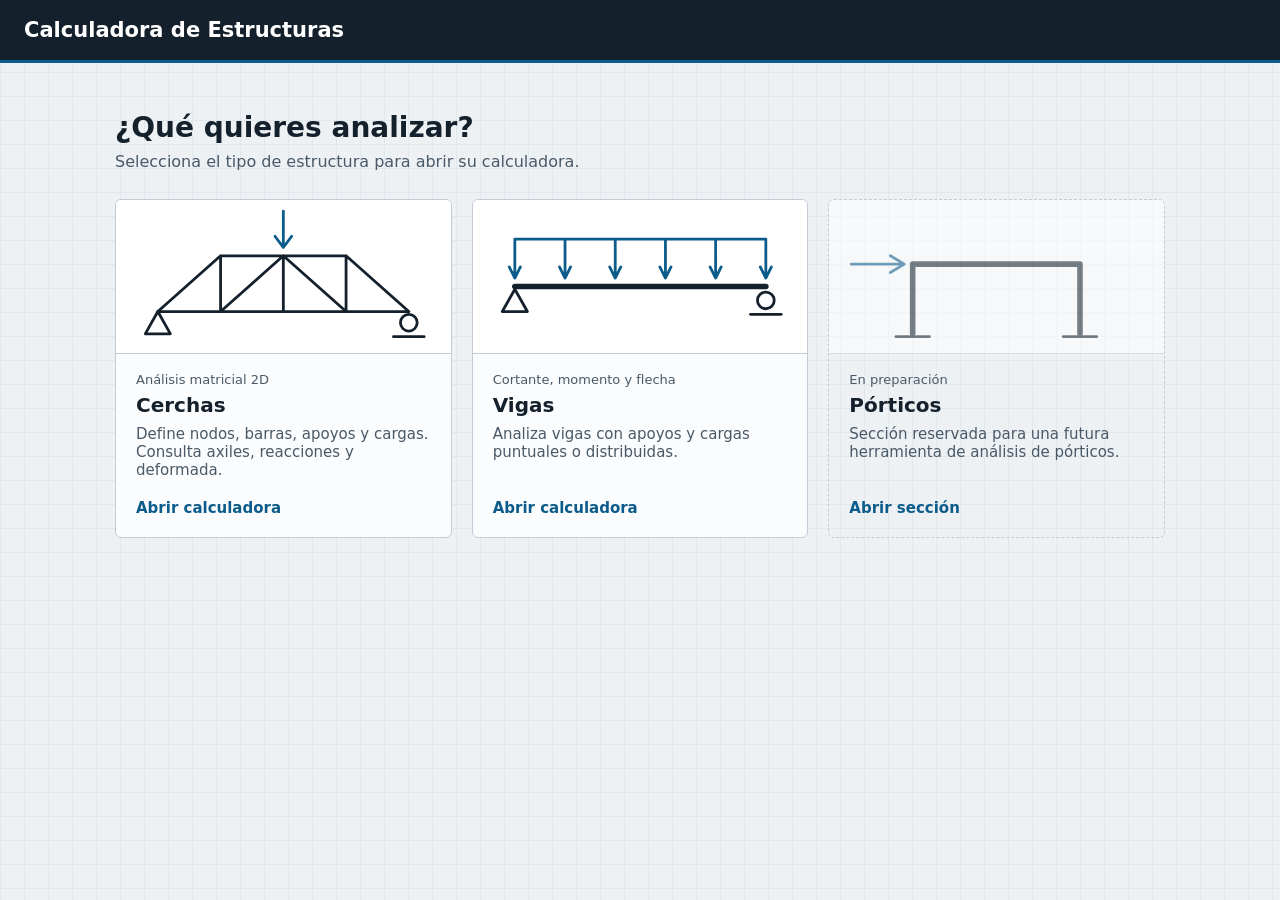
<file: index.html>
<!doctype html>
<html lang="es">
<head>
<meta charset="utf-8"><meta name="viewport" content="width=device-width, initial-scale=1"><meta name="theme-color" content="#14202B">
<title>Calculadora de Estructuras</title>
<link rel="stylesheet" href="./estilo.css">
<style>
body{margin:0}
header{padding:18px 24px}
header h1{margin:0;font-size:21px}
main{width:min(1050px,calc(100% - 32px));margin:48px auto}
h2{font-size:28px;margin:0 0 8px}
.intro{color:var(--tinta-2);margin:0 0 28px;max-width:60ch}
.laminas{display:grid;grid-template-columns:repeat(3,minmax(0,1fr));gap:20px}
.lamina{display:flex;flex-direction:column;background:var(--panel);border:1px solid var(--linea);border-radius:6px;color:var(--tinta);text-decoration:none;overflow:hidden}
.lamina:hover,.lamina:focus-visible{border-color:var(--acero);outline:2px solid var(--acero);outline-offset:0}
.dibujo{display:block;width:100%;height:auto;background:#fff;border-bottom:1px solid var(--linea);color:var(--tinta)}
.dibujo .carga{stroke:var(--acero)}
.texto{display:flex;flex-direction:column;flex:1;padding:18px 20px 20px}
.texto h3{font-size:20px;margin:0 0 8px}
.texto p{font-size:15px;color:var(--tinta-2);margin:0 0 20px}
.tipo{font-size:13px;color:var(--tinta-2);margin-bottom:6px}
.ir{margin-top:auto;color:var(--acero);font-size:15px;font-weight:700}
.lamina.pendiente{border-style:dashed;background:transparent}
.lamina.pendiente .dibujo{opacity:.55}
@media(max-width:750px){main{margin:32px auto}.laminas{grid-template-columns:1fr}.ir{margin-top:0}}
</style>
</head>
<body>
<header><h1>Calculadora de Estructuras</h1></header>
<main>
<h2>¿Qué quieres analizar?</h2>
<p class="intro">Selecciona el tipo de estructura para abrir su calculadora.</p>
<nav class="laminas" aria-label="Tipos de análisis">

<a class="lamina" href="./cerchas.html">
<svg class="dibujo" viewBox="0 0 240 110" fill="none" stroke="currentColor" stroke-width="2" stroke-linejoin="round" stroke-linecap="round" aria-hidden="true">
<path d="M30 80H210M75 40H165M30 80L75 40M165 40L210 80M75 40V80M120 40V80M165 40V80M75 80L120 40M165 80L120 40"/>
<path d="M30 80L21 96H39Z"/><circle cx="210" cy="88" r="6"/><path d="M199 98H221"/>
<path class="carga" d="M120 8V32M114 26L120 34L126 26"/>
</svg>
<span class="texto"><span class="tipo">Análisis matricial 2D</span><h3>Cerchas</h3><p>Define nodos, barras, apoyos y cargas. Consulta axiles, reacciones y deformada.</p><span class="ir">Abrir calculadora</span></span>
</a>

<a class="lamina" href="./vigas.html">
<svg class="dibujo" viewBox="0 0 240 110" fill="none" stroke="currentColor" stroke-width="2" stroke-linejoin="round" stroke-linecap="round" aria-hidden="true">
<path stroke-width="4" d="M30 62H210"/>
<path d="M30 64L21 80H39Z"/><circle cx="210" cy="72" r="6"/><path d="M199 82H221"/>
<path class="carga" d="M30 28H210M30 28V54M26 48L30 56L34 48M66 28V54M62 48L66 56L70 48M102 28V54M98 48L102 56L106 48M138 28V54M134 48L138 56L142 48M174 28V54M170 48L174 56L178 48M210 28V54M206 48L210 56L214 48"/>
</svg>
<span class="texto"><span class="tipo">Cortante, momento y flecha</span><h3>Vigas</h3><p>Analiza vigas con apoyos y cargas puntuales o distribuidas.</p><span class="ir">Abrir calculadora</span></span>
</a>

<a class="lamina pendiente" href="./porticos.html">
<svg class="dibujo" viewBox="0 0 240 110" fill="none" stroke="currentColor" stroke-width="2" stroke-linejoin="round" stroke-linecap="round" aria-hidden="true">
<path stroke-width="4" d="M60 96V46H180V96"/>
<path d="M48 98H72M168 98H192"/>
<path class="carga" d="M16 46H52M44 40L54 46L44 52"/>
</svg>
<span class="texto"><span class="tipo">En preparación</span><h3>Pórticos</h3><p>Sección reservada para una futura herramienta de análisis de pórticos.</p><span class="ir">Abrir sección</span></span>
</a>

</nav>
</main>
</body>
</html>
</file>
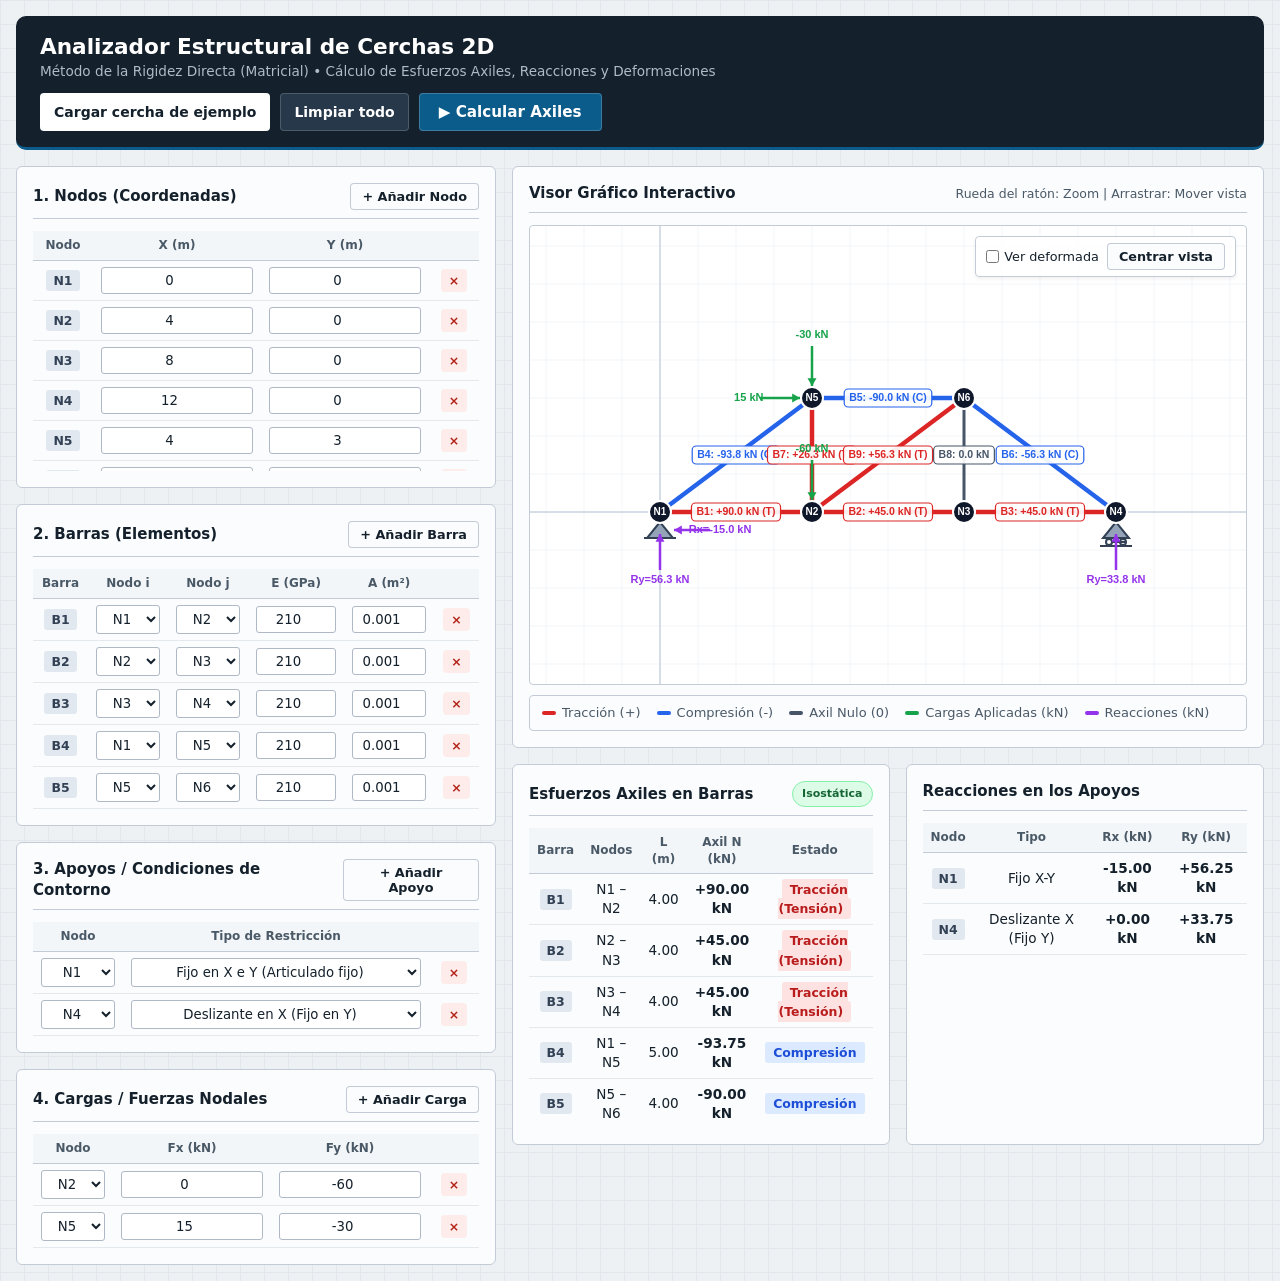
<file: cerchas.html>
<!DOCTYPE html>
<html lang="es">
<head>
    <meta charset="UTF-8">
    <meta name="viewport" content="width=device-width, initial-scale=1.0">
    <title>Cálculo Matricial de Cerchas 2D</title>
    <style>
        :root {
            --bg-body: #f1f5f9;
            --bg-card: #ffffff;
            --text-main: #0f172a;
            --text-muted: #475569;
            --border: #cbd5e1;
            --primary: #0284c7;
            --primary-hover: #0369a1;
            --success: #16a34a;
            --success-hover: #15803d;
            --danger: #dc2626;
            --tension: #dc2626;     /* Rojo para Tracción */
            --compression: #2563eb; /* Azul para Compresión */
            --zero: #475569;        /* Gris/Negro para Axil nulo */
            --load: #16a34a;        /* Verde para Cargas */
            --reaction: #9333ea;    /* Morado para Reacciones */
        }

        * {
            box-sizing: border-box;
            margin: 0;
            padding: 0;
            font-family: 'Segoe UI', system-ui, -apple-system, sans-serif;
        }

        body {
            background-color: var(--bg-body);
            color: var(--text-main);
            padding: 16px;
            line-height: 1.4;
        }

        header {
            background: #0f172a;
            color: #ffffff;
            padding: 16px 24px;
            border-radius: 10px;
            margin-bottom: 16px;
            display: flex;
            flex-wrap: wrap;
            justify-content: space-between;
            align-items: center;
            gap: 12px;
            box-shadow: 0 4px 6px -1px rgba(0,0,0,0.1);
        }

        header h1 {
            font-size: 1.35rem;
            font-weight: 700;
            letter-spacing: -0.02em;
        }

        header p {
            font-size: 0.85rem;
            color: #94a3b8;
        }

        .top-actions {
            display: flex;
            gap: 10px;
            flex-wrap: wrap;
        }

        button {
            cursor: pointer;
            border: none;
            border-radius: 6px;
            padding: 9px 14px;
            font-size: 0.875rem;
            font-weight: 600;
            transition: all 0.15s ease;
            display: inline-flex;
            align-items: center;
            gap: 6px;
        }

        .btn-calc {
            background-color: var(--success);
            color: white;
            font-size: 0.95rem;
            padding: 10px 20px;
            box-shadow: 0 2px 4px rgba(22, 163, 74, 0.3);
        }
        .btn-calc:hover { background-color: var(--success-hover); }

        .btn-example {
            background-color: var(--primary);
            color: white;
        }
        .btn-example:hover { background-color: var(--primary-hover); }

        .btn-secondary {
            background-color: #334155;
            color: white;
        }
        .btn-secondary:hover { background-color: #1e293b; }

        .btn-add {
            background-color: #e2e8f0;
            color: #1e293b;
            padding: 6px 12px;
            font-size: 0.8rem;
        }
        .btn-add:hover { background-color: #cbd5e1; }

        .btn-del {
            background-color: #fee2e2;
            color: var(--danger);
            padding: 4px 8px;
            font-size: 0.78rem;
        }
        .btn-del:hover { background-color: #fecaca; }

        .main-grid {
            display: grid;
            grid-template-columns: 480px 1fr;
            gap: 16px;
            align-items: start;
        }

        @media (max-width: 1100px) {
            .main-grid {
                grid-template-columns: 1fr;
            }
        }

        .panel {
            display: flex;
            flex-direction: column;
            gap: 16px;
        }

        .card {
            background: var(--bg-card);
            border: 1px solid var(--border);
            border-radius: 10px;
            padding: 16px;
            box-shadow: 0 1px 3px rgba(0,0,0,0.05);
        }

        .card-header {
            display: flex;
            justify-content: space-between;
            align-items: center;
            margin-bottom: 12px;
            padding-bottom: 8px;
            border-bottom: 1px solid #e2e8f0;
        }

        .card-header h2 {
            font-size: 1rem;
            font-weight: 700;
            color: #1e293b;
        }

        .table-container {
            overflow-x: auto;
            max-height: 240px;
            overflow-y: auto;
        }

        table {
            width: 100%;
            border-collapse: collapse;
            font-size: 0.85rem;
        }

        th, td {
            padding: 6px 8px;
            text-align: center;
            border-bottom: 1px solid #f1f5f9;
        }

        th {
            background-color: #f8fafc;
            color: var(--text-muted);
            font-weight: 600;
            position: sticky;
            top: 0;
            z-index: 1;
            border-bottom: 1px solid var(--border);
        }

        input[type="number"], select {
            width: 100%;
            padding: 5px 6px;
            border: 1px solid var(--border);
            border-radius: 4px;
            font-size: 0.83rem;
            text-align: center;
            background: #fff;
        }

        input[type="number"]:focus, select:focus {
            outline: 2px solid var(--primary);
            border-color: transparent;
        }

        .id-badge {
            font-weight: 700;
            color: #334155;
            background: #e2e8f0;
            padding: 2px 7px;
            border-radius: 4px;
            display: inline-block;
            font-size: 0.78rem;
        }

        /* Visor Canvas */
        .canvas-wrapper {
            position: relative;
            background: #ffffff;
            border: 1px solid var(--border);
            border-radius: 8px;
            overflow: hidden;
            height: 460px;
        }

        canvas {
            width: 100%;
            height: 100%;
            display: block;
            cursor: grab;
        }

        canvas:active {
            cursor: grabbing;
        }

        .canvas-controls {
            position: absolute;
            top: 10px;
            right: 10px;
            display: flex;
            gap: 8px;
            background: rgba(255, 255, 255, 0.9);
            padding: 6px 10px;
            border-radius: 6px;
            border: 1px solid var(--border);
            font-size: 0.8rem;
            align-items: center;
            box-shadow: 0 2px 4px rgba(0,0,0,0.06);
        }

        .legend {
            display: flex;
            flex-wrap: wrap;
            gap: 16px;
            margin-top: 10px;
            font-size: 0.82rem;
            color: var(--text-muted);
            padding: 8px 12px;
            background: #f8fafc;
            border-radius: 6px;
            border: 1px solid #e2e8f0;
        }

        .legend-item {
            display: flex;
            align-items: center;
            gap: 6px;
            font-weight: 500;
        }

        .color-dot {
            width: 14px;
            height: 4px;
            border-radius: 2px;
        }

        /* Alertas y Estados */
        #errorBox {
            display: none;
            background-color: #fef2f2;
            border-left: 4px solid var(--danger);
            color: #991b1b;
            padding: 12px 16px;
            border-radius: 6px;
            margin-bottom: 16px;
            font-weight: 500;
            font-size: 0.9rem;
        }

        .badge-tension {
            background-color: #fee2e2;
            color: #b91c1c;
            padding: 3px 8px;
            border-radius: 999px;
            font-weight: 700;
            font-size: 0.78rem;
        }

        .badge-compression {
            background-color: #dbeafe;
            color: #1d4ed8;
            padding: 3px 8px;
            border-radius: 999px;
            font-weight: 700;
            font-size: 0.78rem;
        }

        .badge-zero {
            background-color: #f1f5f9;
            color: #475569;
            padding: 3px 8px;
            border-radius: 999px;
            font-weight: 600;
            font-size: 0.78rem;
        }

        .results-grid {
            display: grid;
            grid-template-columns: 1fr 1fr;
            gap: 16px;
        }

        @media (max-width: 768px) {
            .results-grid {
                grid-template-columns: 1fr;
            }
        }
    .classification-badge{display:inline-flex;align-items:center;border:1px solid #cbd5e1;border-radius:999px;padding:4px 9px;background:#f8fafc;color:#475569;font-size:11px;font-weight:700;white-space:nowrap}
.classification-badge.static{background:#dcfce7;border-color:#86efac;color:#166534}
.classification-badge.hyper{background:#fef3c7;border-color:#fcd34d;color:#92400e}
.classification-badge.unstable{background:#fee2e2;border-color:#fca5a5;color:#991b1b}
</style>
<link rel="stylesheet" href="./estilo.css">
</head>
<body>

<header>
    <div>
        <h1>Analizador Estructural de Cerchas 2D</h1>
        <p>Método de la Rigidez Directa (Matricial) &bull; Cálculo de Esfuerzos Axiles, Reacciones y Deformaciones</p>
    </div>
    <div class="top-actions">
        <button class="btn-example" onclick="loadExampleTruss()">Cargar cercha de ejemplo</button>
        <button class="btn-secondary" onclick="clearAll()">Limpiar todo</button>
        <button class="btn-calc" onclick="solveTruss()">&#9654; Calcular Axiles</button>
    </div>
</header>

<div id="errorBox"></div>

<div class="main-grid">
    <!-- PANEL IZQUIERDO: ENTRADA DE DATOS -->
    <div class="panel">
        <!-- 1. NODOS -->
        <div class="card">
            <div class="card-header">
                <h2>1. Nodos (Coordenadas)</h2>
                <button class="btn-add" onclick="addNode()">+ Añadir Nodo</button>
            </div>
            <div class="table-container">
                <table>
                    <thead>
                        <tr>
                            <th style="width: 60px;">Nodo</th>
                            <th>X (m)</th>
                            <th>Y (m)</th>
                            <th style="width: 50px;"></th>
                        </tr>
                    </thead>
                    <tbody id="nodesBody"></tbody>
                </table>
            </div>
        </div>

        <!-- 2. BARRAS -->
        <div class="card">
            <div class="card-header">
                <h2>2. Barras (Elementos)</h2>
                <button class="btn-add" onclick="addBar()">+ Añadir Barra</button>
            </div>
            <div class="table-container">
                <table>
                    <thead>
                        <tr>
                            <th style="width: 55px;">Barra</th>
                            <th>Nodo i</th>
                            <th>Nodo j</th>
                            <th>E (GPa)</th>
                            <th>A (m²)</th>
                            <th style="width: 45px;"></th>
                        </tr>
                    </thead>
                    <tbody id="barsBody"></tbody>
                </table>
            </div>
        </div>

        <!-- 3. APOYOS -->
        <div class="card">
            <div class="card-header">
                <h2>3. Apoyos / Condiciones de Contorno</h2>
                <button class="btn-add" onclick="addSupport()">+ Añadir Apoyo</button>
            </div>
            <div class="table-container">
                <table>
                    <thead>
                        <tr>
                            <th style="width: 90px;">Nodo</th>
                            <th>Tipo de Restricción</th>
                            <th style="width: 50px;"></th>
                        </tr>
                    </thead>
                    <tbody id="supportsBody"></tbody>
                </table>
            </div>
        </div>

        <!-- 4. CARGAS NODALES -->
        <div class="card">
            <div class="card-header">
                <h2>4. Cargas / Fuerzas Nodales</h2>
                <button class="btn-add" onclick="addLoad()">+ Añadir Carga</button>
            </div>
            <div class="table-container">
                <table>
                    <thead>
                        <tr>
                            <th style="width: 80px;">Nodo</th>
                            <th>Fx (kN)</th>
                            <th>Fy (kN)</th>
                            <th style="width: 50px;"></th>
                        </tr>
                    </thead>
                    <tbody id="loadsBody"></tbody>
                </table>
            </div>
        </div>
    </div>

    <!-- PANEL DERECHO: VISOR GRÁFICO Y RESULTADOS -->
    <div class="panel">
        <!-- VISOR CANVAS -->
        <div class="card">
            <div class="card-header">
                <h2>Visor Gráfico Interactivo</h2>
                <span style="font-size: 0.78rem; color: var(--text-muted);">Rueda del ratón: Zoom | Arrastrar: Mover vista</span>
            </div>
            <div class="canvas-wrapper" id="canvasContainer">
                <canvas id="trussCanvas"></canvas>
                <div class="canvas-controls">
                    <label style="display:flex; align-items:center; gap:5px; cursor:pointer;">
                        <input type="checkbox" id="chkDeformed" onchange="drawScene()"> Ver deformada
                    </label>
                    <button class="btn-add" onclick="resetCamera()">Centrar vista</button>
                </div>
            </div>
            <div class="legend">
                <div class="legend-item"><span class="color-dot" style="background: var(--tension);"></span> Tracción (+)</div>
                <div class="legend-item"><span class="color-dot" style="background: var(--compression);"></span> Compresión (-)</div>
                <div class="legend-item"><span class="color-dot" style="background: var(--zero);"></span> Axil Nulo (0)</div>
                <div class="legend-item"><span class="color-dot" style="background: var(--load);"></span> Cargas Aplicadas (kN)</div>
                <div class="legend-item"><span class="color-dot" style="background: var(--reaction);"></span> Reacciones (kN)</div>
            </div>
        </div>

        <!-- RESULTADOS -->
        <div class="results-grid">
            <!-- TABLA DE AXILES -->
            <div class="card">
                <div class="card-header">
                    <h2>Esfuerzos Axiles en Barras</h2>
                    <span class="classification-badge" id="trussClassification">Sin calcular</span>
                </div>
                <div class="table-container" style="max-height: 300px;">
                    <table>
                        <thead>
                            <tr>
                                <th>Barra</th>
                                <th>Nodos</th>
                                <th>L (m)</th>
                                <th>Axil N (kN)</th>
                                <th>Estado</th>
                            </tr>
                        </thead>
                        <tbody id="resultsBarsBody">
                            <tr><td colspan="5" style="color:var(--text-muted); padding: 16px;">Pulsa "Calcular Axiles" para ver resultados.</td></tr>
                        </tbody>
                    </table>
                </div>
            </div>

            <!-- TABLA DE REACCIONES Y DESPLAZAMIENTOS -->
            <div class="card">
                <div class="card-header">
                    <h2>Reacciones en los Apoyos</h2>
                </div>
                <div class="table-container" style="max-height: 300px;">
                    <table>
                        <thead>
                            <tr>
                                <th>Nodo</th>
                                <th>Tipo</th>
                                <th>Rx (kN)</th>
                                <th>Ry (kN)</th>
                            </tr>
                        </thead>
                        <tbody id="resultsReactionsBody">
                            <tr><td colspan="4" style="color:var(--text-muted); padding: 16px;">Pulsa "Calcular Axiles" para ver resultados.</td></tr>
                        </tbody>
                    </table>
                </div>
            </div>
        </div>
    </div>
</div>

<script>
    // =========================================================================
    // ESTADO DE LA APLICACIÓN
    // =========================================================================
    let nodes = [];     // { id: 1, x: 0, y: 0 }
    let bars = [];      // { id: 1, ni: 1, nj: 2, E: 210, A: 0.001 }
    let supports = [];  // { node: 1, type: 'XY' | 'X' | 'Y' | 'FREE' }
    let loads = [];     // { node: 2, fx: 0, fy: -50 }
    let lastResults = null;

    // Estado de cámara del Canvas
    let cam = { offsetX: 0, offsetY: 0, scale: 40, isDragging: false, startX: 0, startY: 0 };

    // =========================================================================
    // GESTIÓN DE TABLAS Y FORMULARIOS DE ENTRADA
    // =========================================================================
    function renderInputs() {
        renderNodesTable();
        renderBarsTable();
        renderSupportsTable();
        renderLoadsTable();
    }

    function renderNodesTable() {
        const tbody = document.getElementById('nodesBody');
        tbody.innerHTML = '';
        nodes.forEach((n, idx) => {
            const tr = document.createElement('tr');
            tr.innerHTML = `
                <td><span class="id-badge">N${n.id}</span></td>
                <td><input type="number" step="0.1" value="${n.x}" onchange="updateNode(${idx}, 'x', this.value)"></td>
                <td><input type="number" step="0.1" value="${n.y}" onchange="updateNode(${idx}, 'y', this.value)"></td>
                <td><button class="btn-del" title="Eliminar nodo" onclick="removeNode(${idx})">&times;</button></td>
            `;
            tbody.appendChild(tr);
        });
    }

    function getNodeOptionsHTML(selectedId) {
        return nodes.map(n => `<option value="${n.id}" ${n.id == selectedId ? 'selected' : ''}>N${n.id}</option>`).join('');
    }

    function renderBarsTable() {
        const tbody = document.getElementById('barsBody');
        tbody.innerHTML = '';
        bars.forEach((b, idx) => {
            const tr = document.createElement('tr');
            tr.innerHTML = `
                <td><span class="id-badge">B${b.id}</span></td>
                <td><select onchange="updateBar(${idx}, 'ni', this.value)">${getNodeOptionsHTML(b.ni)}</select></td>
                <td><select onchange="updateBar(${idx}, 'nj', this.value)">${getNodeOptionsHTML(b.nj)}</select></td>
                <td><input type="number" step="1" min="0.1" value="${b.E}" onchange="updateBar(${idx}, 'E', this.value)"></td>
                <td><input type="number" step="0.0001" min="0.00001" value="${b.A}" onchange="updateBar(${idx}, 'A', this.value)"></td>
                <td><button class="btn-del" title="Eliminar barra" onclick="removeBar(${idx})">&times;</button></td>
            `;
            tbody.appendChild(tr);
        });
    }

    function renderSupportsTable() {
        const tbody = document.getElementById('supportsBody');
        tbody.innerHTML = '';
        supports.forEach((s, idx) => {
            const tr = document.createElement('tr');
            tr.innerHTML = `
                <td><select onchange="updateSupport(${idx}, 'node', this.value)">${getNodeOptionsHTML(s.node)}</select></td>
                <td>
                    <select onchange="updateSupport(${idx}, 'type', this.value)">
                        <option value="XY" ${s.type === 'XY' ? 'selected' : ''}>Fijo en X e Y (Articulado fijo)</option>
                        <option value="Y" ${s.type === 'Y' ? 'selected' : ''}>Deslizante en X (Fijo en Y)</option>
                        <option value="X" ${s.type === 'X' ? 'selected' : ''}>Deslizante en Y (Fijo en X)</option>
                        <option value="FREE" ${s.type === 'FREE' ? 'selected' : ''}>Libre</option>
                    </select>
                </td>
                <td><button class="btn-del" title="Eliminar apoyo" onclick="removeSupport(${idx})">&times;</button></td>
            `;
            tbody.appendChild(tr);
        });
    }

    function renderLoadsTable() {
        const tbody = document.getElementById('loadsBody');
        tbody.innerHTML = '';
        loads.forEach((l, idx) => {
            const tr = document.createElement('tr');
            tr.innerHTML = `
                <td><select onchange="updateLoad(${idx}, 'node', this.value)">${getNodeOptionsHTML(l.node)}</select></td>
                <td><input type="number" step="1" value="${l.fx}" onchange="updateLoad(${idx}, 'fx', this.value)"></td>
                <td><input type="number" step="1" value="${l.fy}" onchange="updateLoad(${idx}, 'fy', this.value)"></td>
                <td><button class="btn-del" title="Eliminar carga" onclick="removeLoad(${idx})">&times;</button></td>
            `;
            tbody.appendChild(tr);
        });
    }

    function classifyTruss(m, r, j) {
        const external = r - 3;
        const internal = m - (2 * j - 3);
        const missingExternal = Math.max(0, -external);
        const missingInternal = Math.max(0, -internal);

        if (missingExternal > 0) {
            return {
                label: "Hipostática externa",
                detail: "Faltan " + missingExternal + " coacciones independientes para las 3 reacciones externas de equilibrio.",
                kind: "unstable"
            };
        }
        if (missingInternal > 0 && external === 0) {
            return {
                label: "Hipostática interna",
                detail: "Faltan " + missingInternal + " barras según el criterio de Maxwell para una cercha plana.",
                kind: "unstable"
            };
        }
        if (missingInternal > 0 && external > 0) {
            return {
                label: "Hiperestática externa (grado " + external + ")",
                detail: "El recuento externo indica " + external + " redundancias y el interno presenta un déficit de " + missingInternal + "; revisa geometría y apoyos.",
                kind: "hyper"
            };
        }
        if (external === 0 && internal === 0) {
            return {
                label: "Isostática",
                detail: "Tres coacciones externas independientes y m = 2j − 3 barras.",
                kind: "static"
            };
        }
        if (external > 0 && internal > 0) {
            return {
                label: "Hiperestática externa e interna",
                detail: "Grado externo: " + external + "; grado interno: " + internal + "; grado total: " + (external + internal) + ".",
                kind: "hyper"
            };
        }
        if (external > 0) {
            return {
                label: "Hiperestática externa (grado " + external + ")",
                detail: "Hay reacciones redundantes respecto a las tres ecuaciones de equilibrio plano.",
                kind: "hyper"
            };
        }
        return {
            label: "Hiperestática interna (grado " + internal + ")",
            detail: "Hay barras redundantes respecto al recuento m = 2j − 3.",
            kind: "hyper"
        };
    }

    // Funciones de actualización y edición
    function invalidateCalculation() {
        lastResults = null;
        const badge = document.getElementById('trussClassification');
        badge.textContent = 'Sin calcular';
        badge.title = '';
        badge.className = 'classification-badge';
        hideError();
        drawScene();
    }

    function updateNode(idx, field, val) {
        nodes[idx][field] = parseFloat(val) || 0;
        invalidateCalculation();
        resetCamera();
    }

    function updateBar(idx, field, val) {
        if (field === 'ni' || field === 'nj') {
            bars[idx][field] = parseInt(val, 10);
        } else {
            bars[idx][field] = parseFloat(val) || 0;
        }
        invalidateCalculation();
    }

    function updateSupport(idx, field, val) {
        if (field === 'node') supports[idx].node = parseInt(val, 10);
        else supports[idx].type = val;
        invalidateCalculation();
    }

    function updateLoad(idx, field, val) {
        if (field === 'node') loads[idx].node = parseInt(val, 10);
        else loads[idx][field] = parseFloat(val) || 0;
        invalidateCalculation();
    }

    function addNode() {
        const nextId = nodes.length > 0 ? Math.max(...nodes.map(n => n.id)) + 1 : 1;
        const lastX = nodes.length > 0 ? nodes[nodes.length - 1].x + 2 : 0;
        nodes.push({ id: nextId, x: lastX, y: 0 });
        renderInputs();
        invalidateCalculation();
        resetCamera();
    }

    function removeNode(idx) {
        const removedId = nodes[idx].id;
        nodes.splice(idx, 1);
        bars = bars.filter(b => b.ni !== removedId && b.nj !== removedId);
        supports = supports.filter(s => s.node !== removedId);
        loads = loads.filter(l => l.node !== removedId);
        renderInputs();
        invalidateCalculation();
        resetCamera();
    }

    function addBar() {
        if (nodes.length < 2) {
            showError("Se necesitan al menos 2 nodos para definir una barra.");
            return;
        }
        const nextId = bars.length > 0 ? Math.max(...bars.map(b => b.id)) + 1 : 1;
        bars.push({
            id: nextId,
            ni: nodes[0].id,
            nj: nodes[nodes.length - 1].id,
            E: 210,
            A: 0.001
        });
        renderBarsTable();
        invalidateCalculation();
    }

    function removeBar(idx) {
        bars.splice(idx, 1);
        renderBarsTable();
        invalidateCalculation();
    }

    function addSupport() {
        if (nodes.length === 0) return;
        supports.push({ node: nodes[0].id, type: 'XY' });
        renderSupportsTable();
        invalidateCalculation();
    }

    function removeSupport(idx) {
        supports.splice(idx, 1);
        renderSupportsTable();
        invalidateCalculation();
    }

    function addLoad() {
        if (nodes.length === 0) return;
        loads.push({ node: nodes[0].id, fx: 0, fy: -20 });
        renderLoadsTable();
        invalidateCalculation();
    }

    function removeLoad(idx) {
        loads.splice(idx, 1);
        renderLoadsTable();
        invalidateCalculation();
    }

    function clearAll() {
        nodes = [];
        bars = [];
        supports = [];
        loads = [];
        lastResults = null;
        hideError();
        renderInputs();
        clearResultsTables();
        drawScene();
    }

    function clearResultsTables() {
        document.getElementById('resultsBarsBody').innerHTML =
            `<tr><td colspan="5" style="color:var(--text-muted); padding: 16px;">Sin resultados calculados.</td></tr>`;
        document.getElementById('resultsReactionsBody').innerHTML =
            `<tr><td colspan="4" style="color:var(--text-muted); padding: 16px;">Sin resultados calculados.</td></tr>`;
    }

    function showError(msg) {
        const box = document.getElementById('errorBox');
        box.innerText = "⚠️ " + msg;
        box.style.display = 'block';
        const badge = document.getElementById('trussClassification');
        badge.title = msg;
        if (msg.toLowerCase().includes('hipostática')) {
            badge.textContent = 'Hipostática / inestable';
            badge.className = 'classification-badge unstable';
        } else if (msg.toLowerCase().includes('inestable') || msg.toLowerCase().includes('estabilidad')) {
            badge.textContent = 'Inestable / mecanismo';
            badge.className = 'classification-badge unstable';
        } else {
            badge.textContent = 'Revisar modelo';
            badge.className = 'classification-badge';
        }
        alert(msg);
    }

    function hideError() {
        const box = document.getElementById('errorBox');
        box.style.display = 'none';
        box.innerText = '';
    }

    // =========================================================================
    // MOTOR DE CÁLCULO: MÉTODO DE LA RIGIDEZ DIRECTA (2D)
    // =========================================================================
    function solveTruss() {
        hideError();
        lastResults = null;

        // 1. Validaciones geométricas y topológicas básicas
        if (nodes.length < 2) {
            showError("La estructura debe tener al menos 2 nodos.");
            return;
        }
        if (bars.length < 1) {
            showError("La estructura debe contener al menos 1 barra.");
            return;
        }

        // Mapa de ID de nodo -> índice 0..N-1
        const nodeIndexMap = new Map();
        nodes.forEach((n, i) => nodeIndexMap.set(n.id, i));

        const numNodes = nodes.length;
        const totalDOF = numNodes * 2;

        // Verificar barras válidas
        for (let b of bars) {
            if (!nodeIndexMap.has(b.ni) || !nodeIndexMap.has(b.nj)) {
                showError(`La barra B${b.id} conecta nodos inexistentes.`);
                return;
            }
            if (b.ni === b.nj) {
                showError(`La barra B${b.id} tiene el mismo nodo inicial y final (N${b.ni}).`);
                return;
            }
            if (b.E <= 0 || b.A <= 0) {
                showError(`La barra B${b.id} debe tener Módulo de Elasticidad (E) y Área (A) mayores que cero.`);
                return;
            }
            const ni = nodes[nodeIndexMap.get(b.ni)];
            const nj = nodes[nodeIndexMap.get(b.nj)];
            const L = Math.hypot(nj.x - ni.x, nj.y - ni.y);
            if (L < 1e-9) {
                showError(`La barra B${b.id} tiene longitud nula (los nodos N${b.ni} y N${b.nj} tienen las mismas coordenadas).`);
                return;
            }
        }

        // Verificar que todos los nodos pertenezcan al menos a una barra
        for (let n of nodes) {
            const connected = bars.some(b => b.ni === n.id || b.nj === n.id);
            if (!connected) {
                showError(`El nodo N${n.id} está suelto (no tiene ninguna barra conectada).`);
                return;
            }
        }

        // 2. Identificar grados de libertad restringidos
        const constrainedDOF = new Array(totalDOF).fill(false);
        supports.forEach(s => {
            const idx = nodeIndexMap.get(s.node);
            if (idx === undefined) return;
            if (s.type === 'XY') {
                constrainedDOF[2 * idx] = true;
                constrainedDOF[2 * idx + 1] = true;
            } else if (s.type === 'X') {
                constrainedDOF[2 * idx] = true;
            } else if (s.type === 'Y') {
                constrainedDOF[2 * idx + 1] = true;
            }
        });

        const numRestraints = constrainedDOF.filter(Boolean).length;
        if (numRestraints < 3) {
            showError(`Estructura hipostática / inestable: Solo hay ${numRestraints} reacciones restringidas. Se necesitan al menos 3 restricciones de apoyo en 2D para impedir el movimiento de sólido rígido.`);
            return;
        }

        // Comprobación necesaria de Maxwell: Barras + Reacciones >= 2 * Nodos
        if (bars.length + numRestraints < totalDOF) {
            showError(`Estructura inestable (Mecanismo global): El número de barras (${bars.length}) más coacciones (${numRestraints}) es menor que 2×Nodos (${totalDOF}).`);
            return;
        }

        // 3. Ensamblaje de la Matriz de Rigidez Global K (en kN/m) y Vector de Fuerzas F (en kN)
        // Nota de unidades: E en GPa = 10^6 kN/m², A en m² => E*A en kN = (E * 1e6 * A)
        const K = Array.from({ length: totalDOF }, () => new Float64Array(totalDOF));
        const F = new Float64Array(totalDOF);

        loads.forEach(l => {
            const idx = nodeIndexMap.get(l.node);
            if (idx !== undefined) {
                F[2 * idx] += l.fx;
                F[2 * idx + 1] += l.fy;
            }
        });

        const barGeometry = [];
        for (let b of bars) {
            const i = nodeIndexMap.get(b.ni);
            const j = nodeIndexMap.get(b.nj);
            const ni = nodes[i];
            const nj = nodes[j];

            const dx = nj.x - ni.x;
            const dy = nj.y - ni.y;
            const L = Math.hypot(dx, dy);
            const c = dx / L;
            const s = dy / L;
            const EA_L = (b.E * 1e6 * b.A) / L; // kN/m

            barGeometry.push({ bar: b, i, j, L, c, s, EA_L });

            const dofs = [2 * i, 2 * i + 1, 2 * j, 2 * j + 1];
            const ke = [
                [ c * c,  c * s, -c * c, -c * s],
                [ c * s,  s * s, -c * s, -s * s],
                [-c * c, -c * s,  c * c,  c * s],
                [-c * s, -s * s,  c * s,  s * s]
            ];

            for (let r = 0; r < 4; r++) {
                for (let col = 0; col < 4; col++) {
                    K[dofs[r]][dofs[col]] += EA_L * ke[r][col];
                }
            }
        }

        // 4. Partición de grados de libertad libres (freeDOFs)
        const freeDOFs = [];
        for (let d = 0; d < totalDOF; d++) {
            if (!constrainedDOF[d]) freeDOFs.push(d);
        }

        const nf = freeDOFs.length;
        const Kff = Array.from({ length: nf }, (_, r) => {
            const row = new Float64Array(nf);
            for (let c = 0; c < nf; c++) {
                row[c] = K[freeDOFs[r]][freeDOFs[c]];
            }
            return row;
        });
        const Ff = new Float64Array(nf);
        for (let r = 0; r < nf; r++) {
            Ff[r] = F[freeDOFs[r]];
        }

        // 5. Resolución del sistema Kff * Uf = Ff mediante Eliminación Gaussiana con Pivoteo Parcial
        const Uf = solveLinearSystem(Kff, Ff);
        if (!Uf) {
            showError("Error de estabilidad: La matriz de rigidez es singular. La cercha es un mecanismo interno o los apoyos están alineados/mal dispuestos.");
            return;
        }

        // Reconstruir vector global de desplazamientos U (en metros)
        const U = new Float64Array(totalDOF);
        for (let r = 0; r < nf; r++) {
            U[freeDOFs[r]] = Uf[r];
        }

        // 6. Cálculo de Reacciones en apoyos: R = K * U - F
        const R = new Float64Array(totalDOF);
        for (let r = 0; r < totalDOF; r++) {
            let sum = 0;
            for (let c = 0; c < totalDOF; c++) {
                sum += K[r][c] * U[c];
            }
            R[r] = sum - F[r];
        }

        // 7. Cálculo de Esfuerzos Axiles en cada barra
        // N = (EA / L) * [ -c*ui - s*vi + c*uj + s*vj ]
        const barResults = barGeometry.map(bg => {
            const ui = U[2 * bg.i];
            const vi = U[2 * bg.i + 1];
            const uj = U[2 * bg.j];
            const vj = U[2 * bg.j + 1];

            const elongation = bg.c * (uj - ui) + bg.s * (vj - vi);
            const axial = bg.EA_L * elongation; // en kN

            let state = 'ZERO';
            if (axial > 1e-4) state = 'TENSION';
            else if (axial < -1e-4) state = 'COMPRESSION';

            return {
                id: bg.bar.id,
                ni: bg.bar.ni,
                nj: bg.bar.nj,
                L: bg.L,
                axial: Math.abs(axial) < 1e-4 ? 0 : axial,
                state: state
            };
        });

        // Recopilar reacciones por nodo apoyado
        const supportMap = new Map();
        supports.forEach(s => {
            if (s.type === 'FREE') return;
            const idx = nodeIndexMap.get(s.node);
            if (idx === undefined) return;
            supportMap.set(s.node, {
                node: s.node,
                type: s.type,
                rx: constrainedDOF[2 * idx] ? R[2 * idx] : 0,
                ry: constrainedDOF[2 * idx + 1] ? R[2 * idx + 1] : 0
            });
        });

        lastResults = {
            U,
            bars: barResults,
            reactions: Array.from(supportMap.values()),
            classification: classifyTruss(bars.length, numRestraints, numNodes)
        };

        renderResults();
        drawScene();
    }

    // Eliminación Gaussiana con pivoteo parcial y control de singularidad
    function solveLinearSystem(A, b) {
        const n = A.length;
        if (n === 0) return new Float64Array(0);

        // Escala de referencia de la matriz para tolerancia relativa
        let maxDiag = 0;
        for (let i = 0; i < n; i++) {
            if (Math.abs(A[i][i]) > maxDiag) maxDiag = Math.abs(A[i][i]);
        }
        if (maxDiag < 1e-12) return null;
        const tol = maxDiag * 1e-10;

        for (let k = 0; k < n; k++) {
            // Buscar pivote máximo en columna k
            let maxRow = k;
            let maxVal = Math.abs(A[k][k]);
            for (let i = k + 1; i < n; i++) {
                if (Math.abs(A[i][k]) > maxVal) {
                    maxVal = Math.abs(A[i][k]);
                    maxRow = i;
                }
            }

            // Si el pivote es prácticamente cero, la estructura es un mecanismo
            if (maxVal < tol) {
                return null;
            }

            // Intercambiar filas
            if (maxRow !== k) {
                const tmpRow = A[k]; A[k] = A[maxRow]; A[maxRow] = tmpRow;
                const tmpB = b[k]; b[k] = b[maxRow]; b[maxRow] = tmpB;
            }

            // Eliminación hacia adelante
            for (let i = k + 1; i < n; i++) {
                const factor = A[i][k] / A[k][k];
                b[i] -= factor * b[k];
                for (let j = k; j < n; j++) {
                    A[i][j] -= factor * A[k][j];
                }
            }
        }

        // Sustitución hacia atrás
        const x = new Float64Array(n);
        for (let i = n - 1; i >= 0; i--) {
            let sum = b[i];
            for (let j = i + 1; j < n; j++) {
                sum -= A[i][j] * x[j];
            }
            x[i] = sum / A[i][i];
            if (!Number.isFinite(x[i])) return null;
        }
        return x;
    }

    // =========================================================================
    // RENDERIZADO DE TABLAS DE RESULTADOS
    // =========================================================================
    function renderResults() {
        if (!lastResults) return;
        const classBadge = document.getElementById('trussClassification');
        classBadge.textContent = lastResults.classification.label;
        classBadge.title = lastResults.classification.detail;
        classBadge.className = 'classification-badge ' + lastResults.classification.kind;

        // 1. Tabla de Barras
        const barsBody = document.getElementById('resultsBarsBody');
        barsBody.innerHTML = '';
        lastResults.bars.forEach(b => {
            let badgeHTML = `<span class="badge-zero">Axil Nulo (0)</span>`;
            if (b.state === 'TENSION') {
                badgeHTML = `<span class="badge-tension">Tracción (Tensión)</span>`;
            } else if (b.state === 'COMPRESSION') {
                badgeHTML = `<span class="badge-compression">Compresión</span>`;
            }

            const signPrefix = b.axial > 0 ? '+' : '';
            const tr = document.createElement('tr');
            tr.innerHTML = `
                <td><span class="id-badge">B${b.id}</span></td>
                <td>N${b.ni} &ndash; N${b.nj}</td>
                <td>${b.L.toFixed(2)}</td>
                <td style="font-weight:700;">${signPrefix}${b.axial.toFixed(2)} kN</td>
                <td>${badgeHTML}</td>
            `;
            barsBody.appendChild(tr);
        });

        // 2. Tabla de Reacciones
        const reactBody = document.getElementById('resultsReactionsBody');
        reactBody.innerHTML = '';
        const typeLabels = {
            'XY': 'Fijo X-Y',
            'Y': 'Deslizante X (Fijo Y)',
            'X': 'Deslizante Y (Fijo X)'
        };

        lastResults.reactions.forEach(r => {
            const rxVal = Math.abs(r.rx) < 1e-4 ? 0 : r.rx;
            const ryVal = Math.abs(r.ry) < 1e-4 ? 0 : r.ry;
            const tr = document.createElement('tr');
            tr.innerHTML = `
                <td><span class="id-badge">N${r.node}</span></td>
                <td>${typeLabels[r.type] || r.type}</td>
                <td style="font-weight:700;">${rxVal >= 0 ? '+' : ''}${rxVal.toFixed(2)} kN</td>
                <td style="font-weight:700;">${ryVal >= 0 ? '+' : ''}${ryVal.toFixed(2)} kN</td>
            `;
            reactBody.appendChild(tr);
        });
    }

    // =========================================================================
    // VISOR GRÁFICO INTERACTIVO (HTML5 CANVAS)
    // =========================================================================
    const canvas = document.getElementById('trussCanvas');
    const ctx = canvas.getContext('2d');

    function resizeCanvas() {
        const container = document.getElementById('canvasContainer');
        canvas.width = container.clientWidth;
        canvas.height = container.clientHeight;
        resetCamera();
    }

    window.addEventListener('resize', resizeCanvas);

    // Eventos de ratón para Pan & Zoom
    canvas.addEventListener('mousedown', e => {
        cam.isDragging = true;
        cam.startX = e.clientX - cam.offsetX;
        cam.startY = e.clientY - cam.offsetY;
    });

    window.addEventListener('mousemove', e => {
        if (!cam.isDragging) return;
        cam.offsetX = e.clientX - cam.startX;
        cam.offsetY = e.clientY - cam.startY;
        drawScene();
    });

    window.addEventListener('mouseup', () => {
        cam.isDragging = false;
    });

    canvas.addEventListener('wheel', e => {
        e.preventDefault();
        const zoomFactor = e.deltaY < 0 ? 1.12 : 0.89;
        const rect = canvas.getBoundingClientRect();
        const mouseX = e.clientX - rect.left;
        const mouseY = e.clientY - rect.top;

        cam.offsetX = mouseX - (mouseX - cam.offsetX) * zoomFactor;
        cam.offsetY = mouseY - (mouseY - cam.offsetY) * zoomFactor;
        cam.scale = Math.max(8, Math.min(300, cam.scale * zoomFactor));
        drawScene();
    }, { passive: false });

    function resetCamera() {
        if (nodes.length === 0) {
            cam.scale = 40;
            cam.offsetX = canvas.width / 2;
            cam.offsetY = canvas.height / 2;
            drawScene();
            return;
        }

        let minX = Infinity, maxX = -Infinity, minY = Infinity, maxY = -Infinity;
        nodes.forEach(n => {
            if (n.x < minX) minX = n.x;
            if (n.x > maxX) maxX = n.x;
            if (n.y < minY) minY = n.y;
            if (n.y > maxY) maxY = n.y;
        });

        const spanX = Math.max(maxX - minX, 2);
        const spanY = Math.max(maxY - minY, 2);
        const padding = 130;

        const scaleX = (canvas.width - padding * 2) / spanX;
        const scaleY = (canvas.height - padding * 2) / spanY;
        cam.scale = Math.max(15, Math.min(150, Math.min(scaleX, scaleY)));

        const centerX = (minX + maxX) / 2;
        const centerY = (minY + maxY) / 2;

        cam.offsetX = canvas.width / 2 - centerX * cam.scale;
        cam.offsetY = canvas.height / 2 + centerY * cam.scale;
        drawScene();
    }

    function worldToScreen(wx, wy) {
        return {
            x: cam.offsetX + wx * cam.scale,
            y: cam.offsetY - wy * cam.scale
        };
    }

    function drawScene() {
        ctx.clearRect(0, 0, canvas.width, canvas.height);
        drawGrid();

        if (nodes.length === 0) return;

        const nodeMap = new Map();
        nodes.forEach((n, idx) => nodeMap.set(n.id, { ...n, idx }));

        // 1. Dibujar deformada en línea discontinua si está activa y hay resultados
        const showDeformed = document.getElementById('chkDeformed').checked;
        if (showDeformed && lastResults) {
            let maxDisp = 0;
            for (let i = 0; i < lastResults.U.length; i++) {
                maxDisp = Math.max(maxDisp, Math.abs(lastResults.U[i]));
            }
            const deformScale = maxDisp > 1e-9 ? (0.45 / maxDisp) : 100;

            ctx.save();
            ctx.setLineDash([5, 5]);
            ctx.strokeStyle = '#94a3b8';
            ctx.lineWidth = 2;

            bars.forEach(b => {
                const ni = nodeMap.get(b.ni);
                const nj = nodeMap.get(b.nj);
                if (!ni || !nj) return;

                const p1 = worldToScreen(
                    ni.x + lastResults.U[2 * ni.idx] * deformScale,
                    ni.y + lastResults.U[2 * ni.idx + 1] * deformScale
                );
                const p2 = worldToScreen(
                    nj.x + lastResults.U[2 * nj.idx] * deformScale,
                    nj.y + lastResults.U[2 * nj.idx + 1] * deformScale
                );

                ctx.beginPath();
                ctx.moveTo(p1.x, p1.y);
                ctx.lineTo(p2.x, p2.y);
                ctx.stroke();
            });
            ctx.restore();
        }

        // 2. Dibujar apoyos
        supports.forEach(s => {
            const n = nodeMap.get(s.node);
            if (!n || s.type === 'FREE') return;
            const pos = worldToScreen(n.x, n.y);
            drawSupportSymbol(pos.x, pos.y, s.type);
        });

        // 3. Dibujar barras coloreadas según estado de esfuerzo
        const barResultMap = new Map();
        if (lastResults) {
            lastResults.bars.forEach(br => barResultMap.set(br.id, br));
        }

        bars.forEach(b => {
            const ni = nodeMap.get(b.ni);
            const nj = nodeMap.get(b.nj);
            if (!ni || !nj) return;

            const p1 = worldToScreen(ni.x, ni.y);
            const p2 = worldToScreen(nj.x, nj.y);

            let strokeColor = '#475569'; // Gris oscuro por defecto o axil nulo
            let lineWidth = 3.5;
            let labelText = `B${b.id}`;

            const res = barResultMap.get(b.id);
            if (res) {
                if (res.state === 'TENSION') {
                    strokeColor = '#dc2626'; // Rojo para Tracción
                    lineWidth = 4.5;
                    labelText = `B${b.id}: +${res.axial.toFixed(1)} kN (T)`;
                } else if (res.state === 'COMPRESSION') {
                    strokeColor = '#2563eb'; // Azul para Compresión
                    lineWidth = 4.5;
                    labelText = `B${b.id}: ${res.axial.toFixed(1)} kN (C)`;
                } else {
                    strokeColor = '#475569'; // Negro/Gris para Axil nulo
                    lineWidth = 3;
                    labelText = `B${b.id}: 0.0 kN`;
                }
            }

            ctx.beginPath();
            ctx.strokeStyle = strokeColor;
            ctx.lineWidth = lineWidth;
            ctx.moveTo(p1.x, p1.y);
            ctx.lineTo(p2.x, p2.y);
            ctx.stroke();

            // Etiqueta en el punto medio de la barra
            const mx = (p1.x + p2.x) / 2;
            const my = (p1.y + p2.y) / 2;
            drawPillLabel(mx, my, labelText, strokeColor);
        });

        // 4. Dibujar cargas aplicadas (Flechas verdes)
        loads.forEach(l => {
            const n = nodeMap.get(l.node);
            if (!n) return;
            const pos = worldToScreen(n.x, n.y);

            if (Math.abs(l.fx) > 1e-4) {
                const dirX = Math.sign(l.fx);
                drawArrow(pos.x - dirX * 52, pos.y, pos.x - dirX * 12, pos.y, '#16a34a', `${l.fx} kN`);
            }
            if (Math.abs(l.fy) > 1e-4) {
                const dirY = -Math.sign(l.fy); // Y en pantalla va hacia abajo
                drawArrow(pos.x, pos.y - dirY * 52, pos.x, pos.y - dirY * 12, '#16a34a', `${l.fy} kN`);
            }
        });

        // 5. Dibujar Reacciones calculadas (Flechas moradas)
        if (lastResults) {
            lastResults.reactions.forEach(r => {
                const n = nodeMap.get(r.node);
                if (!n) return;
                const pos = worldToScreen(n.x, n.y);

                if (Math.abs(r.rx) > 1e-3) {
                    const dirX = Math.sign(r.rx);
                    drawArrow(pos.x - dirX * 50, pos.y + 18, pos.x - dirX * 14, pos.y + 18, '#9333ea', `Rx=${r.rx.toFixed(1)} kN`);
                }
                if (Math.abs(r.ry) > 1e-3) {
                    const dirY = -Math.sign(r.ry);
                    drawArrow(pos.x, pos.y + 58, pos.x, pos.y + 22, '#9333ea', `Ry=${r.ry.toFixed(1)} kN`);
                }
            });
        }

        // 6. Dibujar Nodos numerados
        nodes.forEach(n => {
            const pos = worldToScreen(n.x, n.y);
            ctx.beginPath();
            ctx.arc(pos.x, pos.y, 11, 0, Math.PI * 2);
            ctx.fillStyle = '#0f172a';
            ctx.fill();
            ctx.lineWidth = 2;
            ctx.strokeStyle = '#ffffff';
            ctx.stroke();

            ctx.fillStyle = '#ffffff';
            ctx.font = 'bold 10px sans-serif';
            ctx.textAlign = 'center';
            ctx.textBaseline = 'middle';
            ctx.fillText(`N${n.id}`, pos.x, pos.y);
        });
    }

    function drawGrid() {
        ctx.save();
        ctx.strokeStyle = '#f1f5f9';
        ctx.lineWidth = 1;

        const step = cam.scale;
        const startX = cam.offsetX % step;
        const startY = cam.offsetY % step;

        for (let x = startX; x < canvas.width; x += step) {
            ctx.beginPath();
            ctx.moveTo(x, 0);
            ctx.lineTo(x, canvas.height);
            ctx.stroke();
        }
        for (let y = startY; y < canvas.height; y += step) {
            ctx.beginPath();
            ctx.moveTo(0, y);
            ctx.lineTo(canvas.width, y);
            ctx.stroke();
        }

        // Ejes cartesianos X=0, Y=0
        ctx.strokeStyle = '#cbd5e1';
        ctx.lineWidth = 1.5;
        ctx.beginPath();
        ctx.moveTo(0, cam.offsetY);
        ctx.lineTo(canvas.width, cam.offsetY);
        ctx.moveTo(cam.offsetX, 0);
        ctx.lineTo(cam.offsetX, canvas.height);
        ctx.stroke();
        ctx.restore();
    }

    function drawSupportSymbol(x, y, type) {
        ctx.save();
        ctx.strokeStyle = '#334155';
        ctx.fillStyle = '#94a3b8';
        ctx.lineWidth = 2;

        if (type === 'XY' || type === 'Y') {
            // Triángulo inferior
            ctx.beginPath();
            ctx.moveTo(x, y + 10);
            ctx.lineTo(x - 13, y + 26);
            ctx.lineTo(x + 13, y + 26);
            ctx.closePath();
            ctx.fill();
            ctx.stroke();

            if (type === 'Y') {
                // Rodillos debajo del triángulo
                ctx.beginPath();
                ctx.arc(x - 7, y + 30, 3, 0, Math.PI * 2);
                ctx.arc(x + 7, y + 30, 3, 0, Math.PI * 2);
                ctx.stroke();
                ctx.beginPath();
                ctx.moveTo(x - 16, y + 34);
                ctx.lineTo(x + 16, y + 34);
                ctx.stroke();
            } else {
                // Base empotrada/fija
                ctx.beginPath();
                ctx.moveTo(x - 16, y + 26);
                ctx.lineTo(x + 16, y + 26);
                ctx.stroke();
            }
        } else if (type === 'X') {
            // Triángulo lateral (restringe X, desliza en Y)
            ctx.beginPath();
            ctx.moveTo(x - 10, y);
            ctx.lineTo(x - 26, y - 13);
            ctx.lineTo(x - 26, y + 13);
            ctx.closePath();
            ctx.fill();
            ctx.stroke();

            ctx.beginPath();
            ctx.arc(x - 30, y - 7, 3, 0, Math.PI * 2);
            ctx.arc(x - 30, y + 7, 3, 0, Math.PI * 2);
            ctx.stroke();
        }
        ctx.restore();
    }

    function drawArrow(x1, y1, x2, y2, color, text) {
        const headLen = 9;
        const angle = Math.atan2(y2 - y1, x2 - x1);

        ctx.save();
        ctx.strokeStyle = color;
        ctx.fillStyle = color;
        ctx.lineWidth = 2.5;

        ctx.beginPath();
        ctx.moveTo(x1, y1);
        ctx.lineTo(x2, y2);
        ctx.stroke();

        ctx.beginPath();
        ctx.moveTo(x2, y2);
        ctx.lineTo(x2 - headLen * Math.cos(angle - Math.PI / 6), y2 - headLen * Math.sin(angle - Math.PI / 6));
        ctx.lineTo(x2 - headLen * Math.cos(angle + Math.PI / 6), y2 - headLen * Math.sin(angle + Math.PI / 6));
        ctx.closePath();
        ctx.fill();

        if (text) {
            ctx.font = 'bold 11px sans-serif';
            ctx.textAlign = 'center';
            ctx.textBaseline = 'middle';
            const tx = x1 + (x1 - x2) * 0.28;
            const ty = y1 + (y1 - y2) * 0.28;
            ctx.fillText(text, tx, ty);
        }
        ctx.restore();
    }

    function drawPillLabel(x, y, text, borderColor) {
        ctx.save();
        ctx.font = 'bold 10.5px sans-serif';
        const metrics = ctx.measureText(text);
        const w = metrics.width + 10;
        const h = 18;

        ctx.fillStyle = 'rgba(255, 255, 255, 0.92)';
        ctx.strokeStyle = borderColor;
        ctx.lineWidth = 1.2;

        ctx.beginPath();
        ctx.roundRect(x - w / 2, y - h / 2, w, h, 4);
        ctx.fill();
        ctx.stroke();

        ctx.fillStyle = borderColor;
        ctx.textAlign = 'center';
        ctx.textBaseline = 'middle';
        ctx.fillText(text, x, y);
        ctx.restore();
    }

    // =========================================================================
    // CERCHA DE EJEMPLO PRECARGADA (CERCHA PRATT / HOWE CON CARGAS VERTICALES)
    // =========================================================================
    function loadExampleTruss() {
        // Cercha tipo Pratt/Howe de 6 nodos y 9 barras (isostática y estable: 9 barras + 3 reacciones = 12 = 2*6)
        // Incluye barras a tracción, barras a compresión y un montante con axil nulo para mostrar los 3 colores
        nodes = [
            { id: 1, x: 0,  y: 0 }, // Apoyo fijo izquierdo
            { id: 2, x: 4,  y: 0 }, // Nudo inferior izquierdo
            { id: 3, x: 8,  y: 0 }, // Nudo inferior derecho
            { id: 4, x: 12, y: 0 }, // Apoyo deslizante derecho
            { id: 5, x: 4,  y: 3 }, // Nudo superior izquierdo
            { id: 6, x: 8,  y: 3 }  // Nudo superior derecho
        ];

        bars = [
            { id: 1, ni: 1, nj: 2, E: 210, A: 0.001 }, // Cordón inferior
            { id: 2, ni: 2, nj: 3, E: 210, A: 0.001 }, // Cordón inferior
            { id: 3, ni: 3, nj: 4, E: 210, A: 0.001 }, // Cordón inferior
            { id: 4, ni: 1, nj: 5, E: 210, A: 0.001 }, // Diagonal izquierda
            { id: 5, ni: 5, nj: 6, E: 210, A: 0.001 }, // Cordón superior
            { id: 6, ni: 6, nj: 4, E: 210, A: 0.001 }, // Diagonal derecha
            { id: 7, ni: 2, nj: 5, E: 210, A: 0.001 }, // Montante izquierdo
            { id: 8, ni: 3, nj: 6, E: 210, A: 0.001 }, // Montante derecho (Barra de axil nulo si N3 no tiene carga)
            { id: 9, ni: 2, nj: 6, E: 210, A: 0.001 }  // Diagonal central
        ];

        supports = [
            { node: 1, type: 'XY' }, // Apoyo Fijo en X e Y
            { node: 4, type: 'Y' }   // Apoyo Deslizante (restringe Y, libre en X)
        ];

        loads = [
            { node: 2, fx: 0,  fy: -60 }, // Carga vertical en N2
            { node: 5, fx: 15, fy: -30 }  // Carga combinada en N5
        ];

        renderInputs();
        resetCamera();
        solveTruss();
    }

    // Inicialización al abrir el archivo
    window.addEventListener('DOMContentLoaded', () => {
        resizeCanvas();
        loadExampleTruss();
    });
</script>

</body>
</html>
</file>
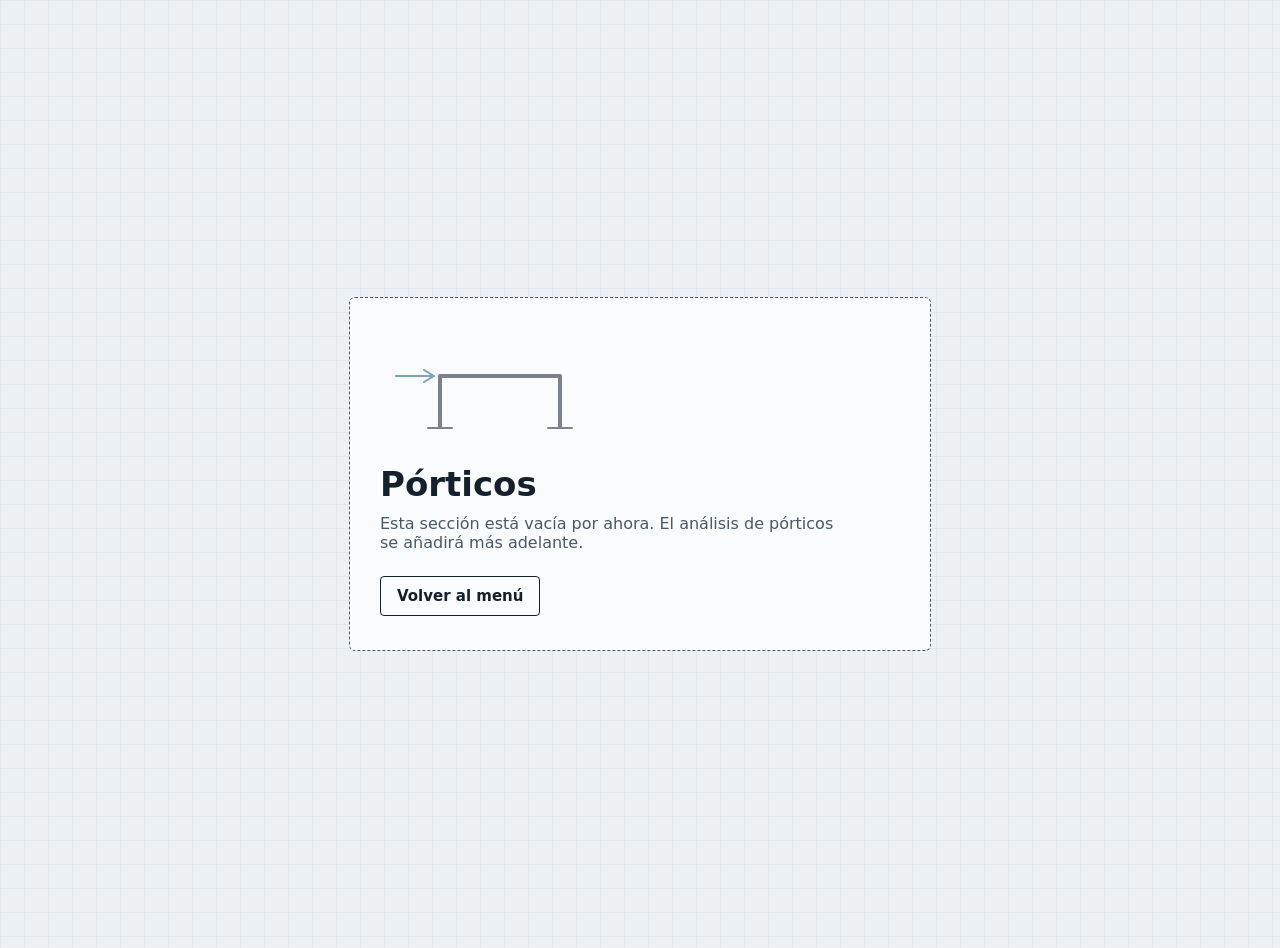
<file: porticos.html>
<!doctype html>
<html lang="es"><head><meta charset="utf-8"><meta name="viewport" content="width=device-width,initial-scale=1"><meta name="theme-color" content="#14202B"><title>Pórticos · Calculadora de estructuras</title>
<link rel="stylesheet" href="./estilo.css">
<style>
body{min-height:100vh;margin:0;display:grid;place-items:center;padding:24px}
.aviso{width:min(520px,100%);background:var(--panel);border:1px dashed var(--tinta-2);border-radius:6px;padding:32px 30px 34px}
.aviso svg{display:block;width:100%;height:auto;max-width:240px;margin:0 0 24px;color:var(--tinta);opacity:.55}
.aviso svg .carga{stroke:var(--acero)}
.aviso h1{margin:0;font-size:34px}
.aviso p{color:var(--tinta-2);margin:10px 0 24px;max-width:46ch}
.volver{display:inline-flex;padding:10px 16px;border:1px solid var(--tinta);border-radius:4px;font-size:15px;font-weight:700;color:var(--tinta);text-decoration:none}
.volver:hover{background:var(--tinta);color:#fff}
</style></head>
<body><main class="aviso">
<svg viewBox="0 0 240 110" fill="none" stroke="currentColor" stroke-width="2" stroke-linejoin="round" stroke-linecap="round" aria-hidden="true">
<path stroke-width="4" d="M60 96V46H180V96"/><path d="M48 98H72M168 98H192"/><path class="carga" d="M16 46H52M44 40L54 46L44 52"/>
</svg>
<h1>Pórticos</h1>
<p>Esta sección está vacía por ahora. El análisis de pórticos se añadirá más adelante.</p>
<a class="volver" href="./index.html">Volver al menú</a>
</main></body></html>
</file>
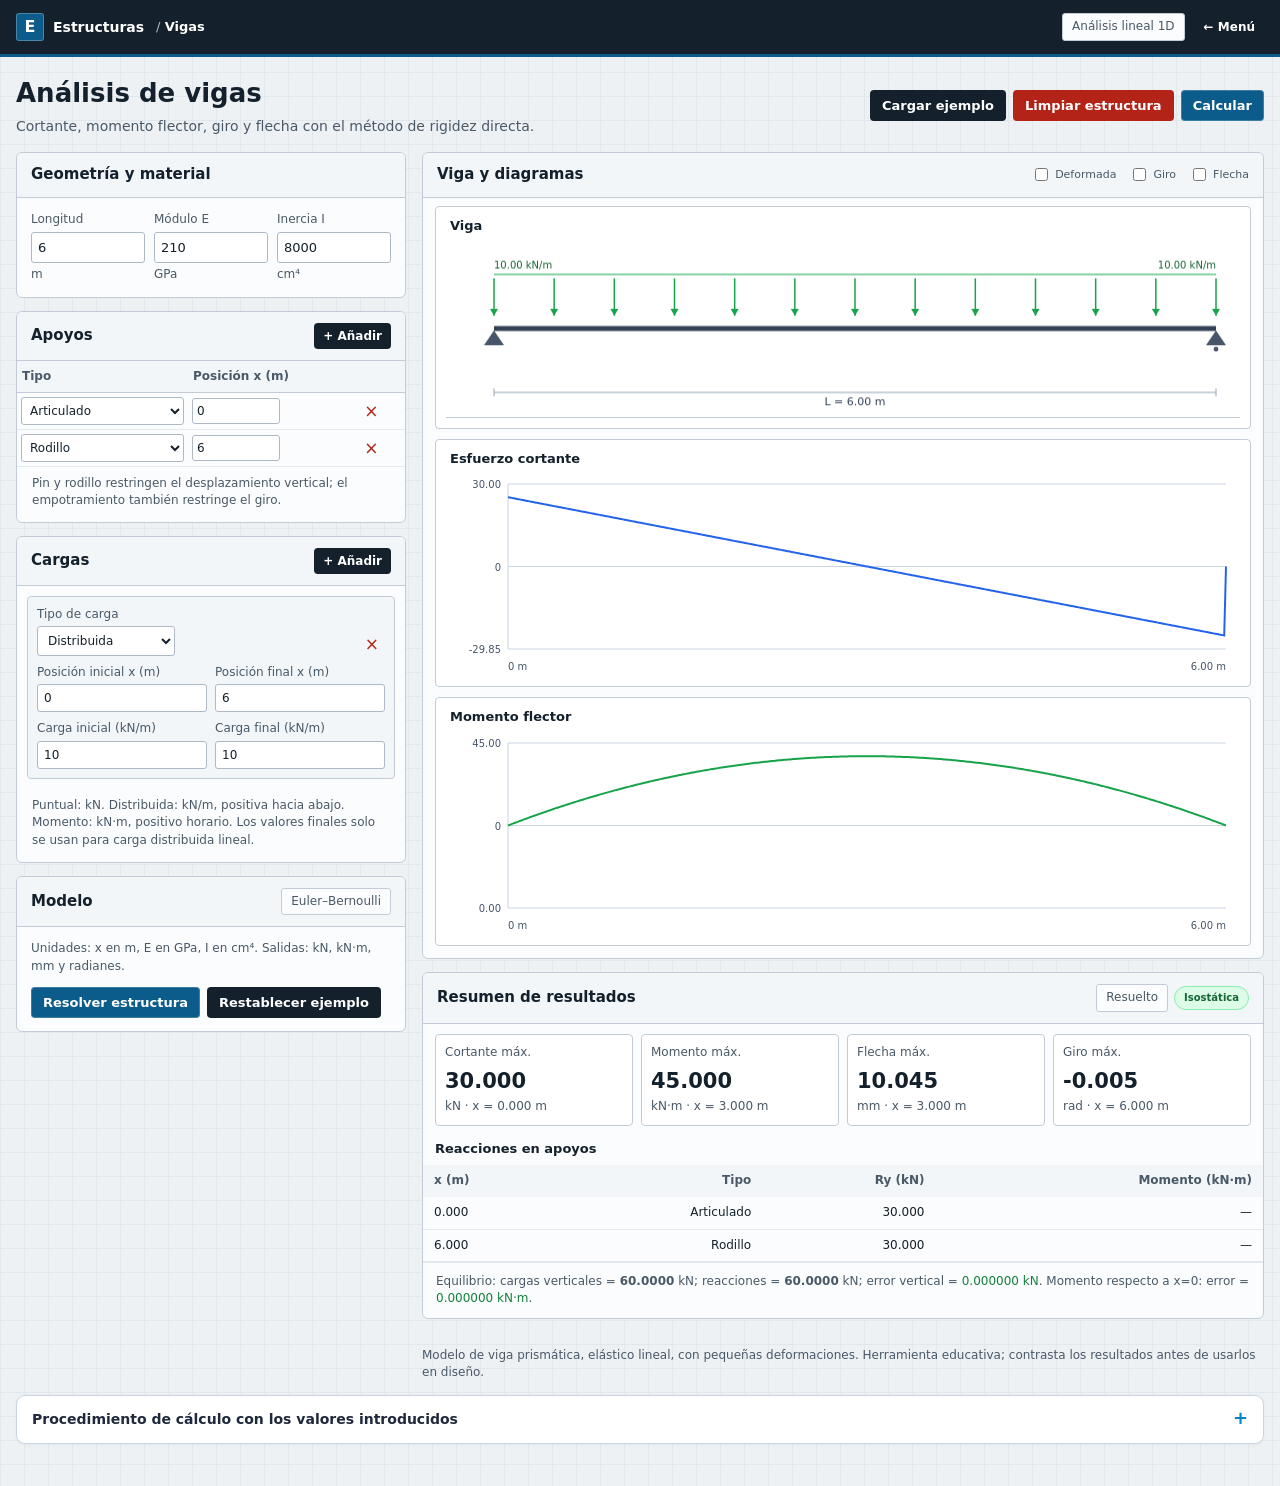
<file: vigas.html>
<!doctype html>
<html lang="es">
<head>
<meta charset="utf-8"><meta name="viewport" content="width=device-width,initial-scale=1"><meta name="theme-color" content="#f1f5f9">
<title>Análisis de vigas · Calculadora de estructuras</title>
<style>
:root{color-scheme:light;--bg:#f1f5f9;--card:#fff;--text:#0f172a;--muted:#475569;--border:#cbd5e1;--blue:#0284c7;--green:#16a34a;--red:#dc2626}
*{box-sizing:border-box}body{margin:0;background:var(--bg);color:var(--text);font:14px/1.45 "Segoe UI",system-ui,-apple-system,sans-serif}
.wrap{width:min(1440px,calc(100% - 32px));margin:auto}a{color:inherit;text-decoration:none}
header{background:#0f172a;color:#fff;padding:13px 0;margin-bottom:18px;box-shadow:0 2px 5px #0f172a1a}
.bar{display:flex;align-items:center;gap:12px}.brand{display:flex;align-items:center;gap:9px;font-weight:700}.mark{display:grid;place-items:center;width:32px;height:32px;background:#0284c7;color:#fff;border-radius:7px;font-size:16px;font-weight:800}.crumb{color:#94a3b8;font-size:13px}.crumb b{color:#fff;font-weight:600}.head-right{margin-left:auto;display:flex;gap:10px;align-items:center}.pill{border:1px solid var(--border);border-radius:18px;padding:4px 9px;color:var(--muted);font-size:10px;letter-spacing:.04em;text-transform:uppercase;background:#f8fafc}
.status-badges{display:flex;align-items:center;justify-content:flex-end;gap:6px;flex-wrap:wrap}
.classification-pill{display:inline-flex;align-items:center;border:1px solid #cbd5e1;border-radius:18px;padding:4px 9px;font-size:10px;font-weight:700;white-space:nowrap;background:#f8fafc;color:#475569}
.classification-pill.isostatic{background:#dcfce7;border-color:#86efac;color:#166534}
.classification-pill.hyperstatic{background:#fef3c7;border-color:#fcd34d;color:#92400e}
.classification-pill.unstable{background:#fee2e2;border-color:#fca5a5;color:#991b1b}
main{padding:0 0 42px}.title-row{display:flex;justify-content:space-between;align-items:center;gap:16px;margin-bottom:16px}.title-row h1{font-size:25px;letter-spacing:-.025em;margin:0 0 3px}.subtitle{color:var(--muted);margin:0;font-size:13px}
.btn{border:0;background:#334155;color:white;border-radius:6px;padding:8px 12px;font:600 13px "Segoe UI",system-ui,sans-serif;cursor:pointer}.btn:hover{background:#1e293b}.btn.primary{background:var(--green);color:#fff}.btn.primary:hover{background:#15803d}.btn.danger{background:var(--red);color:#fff}.btn.danger:hover{background:#b91c1c}.btn.small{padding:6px 9px;font-size:12px}
.grid{display:grid;grid-template-columns:390px minmax(0,1fr);gap:16px;align-items:start}.stack{display:grid;gap:13px}.card{background:var(--card);border:1px solid var(--border);border-radius:9px;overflow:hidden;box-shadow:0 1px 3px #0f172a0b}.card-head{display:flex;justify-content:space-between;align-items:center;padding:11px 14px;border-bottom:1px solid #e2e8f0;gap:12px}.card-head h2{font-size:14px;margin:0;font-weight:700;color:#1e293b}.card-body{padding:13px 14px}
.field-grid{display:grid;grid-template-columns:repeat(3,1fr);gap:9px}.field label,.field-label{display:block;color:var(--muted);font-size:11px;margin-bottom:4px}.field input,.table input,.table select,.load-item input,.load-item select{min-width:0;width:100%;background:#fff;border:1px solid var(--border);border-radius:4px;color:var(--text);padding:7px 6px;font:13px "Segoe UI",system-ui,sans-serif;outline:none}.field input:focus,.table input:focus,.table select:focus,.load-item input:focus,.load-item select:focus{border-color:var(--blue);box-shadow:0 0 0 2px #0284c71c}.field .unit{color:#64748b;font-size:10px;margin-top:3px}
.table-wrap{max-height:205px;overflow:auto}.table{width:100%;border-collapse:collapse;min-width:500px}.table th{position:sticky;top:0;background:#f8fafc;color:var(--muted);text-align:left;font-size:10px;font-weight:700;padding:7px 5px;border-bottom:1px solid var(--border)}.table td{padding:4px;border-bottom:1px solid #f1f5f9}.table input,.table select{padding:5px 4px;font-size:11px}.support-table-wrap{overflow:visible;max-height:none}.support-table{min-width:0;width:100%;table-layout:fixed}.support-table th:first-child{width:108px}.support-table th:nth-child(2){width:105px}.support-table th:last-child{width:32px}.support-table td:nth-child(2) input{width:88px;max-width:100%}
.remove{border:0;background:transparent;color:#dc2626;font-size:17px;cursor:pointer;padding:2px 6px}.empty{color:#64748b;text-align:center;padding:14px;font-size:12px}.actions{display:flex;gap:7px;flex-wrap:wrap}.hint{font-size:11px;color:#64748b;margin:8px 0 0}
.load-list{display:grid;gap:9px;padding:10px}.load-item{border:1px solid #dbe3ed;background:#f8fafc;border-radius:7px;padding:9px}.load-item-head{display:flex;align-items:end;gap:8px;margin-bottom:8px}.load-type{width:138px}.load-type label,.load-field label{display:block;color:var(--muted);font-size:10px;margin-bottom:3px}.load-type select,.load-field input{font-size:11px;padding:6px}.load-item-head .remove{margin-left:auto}.load-fields{display:grid;grid-template-columns:repeat(2,minmax(0,1fr));gap:8px}
.error{display:none;border:1px solid #fecaca;background:#fef2f2;color:#991b1b;border-radius:7px;padding:10px 12px;margin-bottom:12px}
.results{display:grid;gap:13px}.chart-card{padding:0}.chart-toolbar{display:flex;gap:13px;align-items:center;flex-wrap:wrap}.chart-toolbar label{font-size:11px;color:var(--muted);display:flex;gap:4px;align-items:center;white-space:nowrap}.chart-toolbar input{accent-color:var(--blue)}.chart-wrap{padding:8px 12px 12px}.beam-chart,.plot{width:100%;display:block}.beam-chart{height:178px;border-bottom:1px solid #e2e8f0}.diagram-stack{display:grid;gap:10px}.diagram-box{border:1px solid #dbe3ed;border-radius:7px;padding:8px;background:#fff}.diagram-box[hidden]{display:none}.diagram-box h3{font-size:12px;color:#334155;margin:0 0 4px;padding-left:4px}.plot{height:196px}.reaction-table{width:100%;border-collapse:collapse}.reaction-table th,.reaction-table td{text-align:right;padding:7px 11px;border-bottom:1px solid #f1f5f9;font-size:12px}.reaction-table th{color:var(--muted);font-size:10px;background:#f8fafc}.reaction-table th:first-child,.reaction-table td:first-child{text-align:left}.equilibrium{padding:10px 13px;color:var(--muted);font-size:11px;border-top:1px solid #e2e8f0}.equilibrium b{color:#0f172a}.hero-result{display:grid;grid-template-columns:repeat(4,1fr);gap:8px;padding:10px 12px}.metric{background:#f8fafc;border:1px solid #e2e8f0;border-radius:6px;padding:9px}.metric .label{font-size:10px;color:var(--muted);margin-bottom:5px}.metric strong{font-size:14px;letter-spacing:-.02em}.metric small{display:block;color:#64748b;font-size:10px;margin-top:2px}.reaction-title{margin:4px 12px 6px;color:#334155;font-size:12px}.foot{color:#64748b;font-size:11px;margin-top:15px}
@media(max-width:1050px){.grid{grid-template-columns:340px minmax(0,1fr)}.hero-result{grid-template-columns:1fr 1fr}.chart-toolbar{gap:8px}}
@media(max-width:780px){.wrap{width:calc(100% - 22px)}.grid{grid-template-columns:1fr}.title-row{align-items:flex-start;flex-direction:column}.plot{height:188px}.table-wrap{max-height:190px}}
@media(max-width:440px){.field-grid{grid-template-columns:1fr 1fr}.hero-result{grid-template-columns:1fr 1fr}.crumb{display:none}.title-row h1{font-size:23px}.chart-toolbar{gap:7px}.load-type{width:120px}}

.procedure-card{margin-top:14px;background:#fff;border:1px solid #cbd5e1;border-radius:9px;box-shadow:0 1px 3px #0f172a0b;overflow:hidden}
.procedure-card summary{cursor:pointer;list-style:none;padding:13px 15px;font-weight:700;font-size:14px;color:#1e293b}
.procedure-card summary::-webkit-details-marker{display:none}
.procedure-card summary:after{content:"+";float:right;color:#0284c7;font-size:18px;line-height:1}
.procedure-card[open] summary:after{content:"−"}
.procedure-content{border-top:1px solid #e2e8f0;padding:14px 16px 17px;color:#334155;font-size:12px}
.procedure-content h3{font-size:13px;color:#0f172a;margin:16px 0 6px}
.procedure-content h3:first-child{margin-top:0}
.procedure-content p{margin:5px 0;line-height:1.6}
.procedure-content ul{margin:5px 0;padding-left:20px}
.procedure-content li{margin:4px 0}
.equation{margin:7px 0;padding:9px 11px;background:#f8fafc;border:1px solid #e2e8f0;border-radius:6px;overflow-x:auto;color:#0f172a;font:12px/1.65 Consolas,"SFMono-Regular",monospace;white-space:pre-wrap;overflow-wrap:anywhere}
.procedure-note{color:#64748b;font-size:11px}

.equilibrium-result{font-weight:700}.equilibrium-residual{font-weight:400}.equilibrium-residual.ok{color:#15803d}.equilibrium-residual.error{color:#dc2626}
</style>
<link rel="stylesheet" href="./estilo.css">
</head>
<body>
<header><div class="wrap bar"><a class="brand" href="./index.html"><span class="mark">E</span><span>Estructuras</span></a><span class="crumb">/ <b>Vigas</b></span><div class="head-right"><span class="pill">Análisis lineal 1D</span><a class="btn small" href="./index.html">← Menú</a></div></div></header>
<main class="wrap">
<div class="title-row"><div><div class="eyebrow">Módulo de vigas</div><h1>Análisis de vigas</h1><p class="subtitle">Cortante, momento flector, giro y flecha con el método de rigidez directa.</p></div><div class="actions"><button class="btn" id="exampleBtn">Cargar ejemplo</button><button class="btn danger" id="clearBtn">Limpiar estructura</button><button class="btn primary" id="solveBtn">Calcular</button></div></div>
<div class="error" id="errorBox" role="alert"></div>
<div class="grid">
<aside class="stack">
<section class="card"><div class="card-head"><h2>Geometría y material</h2></div><div class="card-body"><div class="field-grid">
<div class="field"><label for="length">Longitud</label><input id="length" type="number" min="0.01" step="any" value="6"><div class="unit">m</div></div>
<div class="field"><label for="elasticity">Módulo E</label><input id="elasticity" type="number" min="0.001" step="any" value="210"><div class="unit">GPa</div></div>
<div class="field"><label for="inertia">Inercia I</label><input id="inertia" type="number" min="0.0001" step="any" value="8000"><div class="unit">cm⁴</div></div>
</div></div></section>
<section class="card"><div class="card-head"><h2>Apoyos</h2><button class="btn small" id="addSupport">+ Añadir</button></div><div class="table-wrap support-table-wrap"><table class="table support-table"><thead><tr><th>Tipo</th><th>Posición x (m)</th><th></th></tr></thead><tbody id="supportsBody"></tbody></table></div><p class="hint" style="padding:0 15px 12px">Pin y rodillo restringen el desplazamiento vertical; el empotramiento también restringe el giro.</p></section>
<section class="card"><div class="card-head"><h2>Cargas</h2><button class="btn small" id="addLoad">+ Añadir</button></div><div id="loadsBody" class="load-list"></div><p class="hint" style="padding:0 15px 13px">Puntual: kN. Distribuida: kN/m, positiva hacia abajo. Momento: kN·m, positivo horario. Los valores finales solo se usan para carga distribuida lineal.</p></section>
<section class="card"><div class="card-head"><h2>Modelo</h2><span class="pill">Euler–Bernoulli</span></div><div class="card-body"><p class="hint" style="margin:0 0 12px">Unidades: x en m, E en GPa, I en cm⁴. Salidas: kN, kN·m, mm y radianes.</p><div class="actions"><button class="btn primary" id="solveBtn2">Resolver estructura</button><button class="btn" id="resetBtn">Restablecer ejemplo</button></div></div></section>
</aside>
<section class="results">
<div class="card chart-card"><div class="card-head"><h2>Viga y diagramas</h2><div class="chart-toolbar"><label><input type="checkbox" id="deformedToggle"> Deformada</label><label><input type="checkbox" id="rotationToggle"> Giro</label><label><input type="checkbox" id="deflectionToggle"> Flecha</label></div></div><div class="chart-wrap">
<div class="diagram-stack">
<div class="diagram-box"><h3>Viga</h3><canvas class="beam-chart" id="beamDiagram" aria-label="Representación de la viga, sus apoyos y cargas"></canvas></div>
<div class="diagram-box"><h3>Esfuerzo cortante</h3><canvas class="plot" id="shearDiagram" aria-label="Diagrama de esfuerzo cortante"></canvas></div>
<div class="diagram-box"><h3>Momento flector</h3><canvas class="plot" id="momentDiagram" aria-label="Diagrama de momento flector"></canvas></div>
<div class="diagram-box" id="rotationPanel" hidden><h3>Giro</h3><canvas class="plot" id="rotationDiagram" aria-label="Diagrama de giro"></canvas></div>
<div class="diagram-box" id="deflectionPanel" hidden><h3>Flecha</h3><canvas class="plot" id="deflectionDiagram" aria-label="Diagrama de flecha"></canvas></div>
</div></div></div>
<div class="card"><div class="card-head"><h2>Resumen de resultados</h2><div class="status-badges"><span class="pill" id="modelStatus">Pendiente</span><span class="classification-pill" id="stabilityBadge">Clasificación pendiente</span></div></div>
<div class="hero-result" id="extrema"><div class="metric"><div class="label">Cortante máx.</div><strong>—</strong><small>kN</small></div><div class="metric"><div class="label">Momento máx.</div><strong>—</strong><small>kN·m</small></div><div class="metric"><div class="label">Flecha máx.</div><strong>—</strong><small>mm</small></div><div class="metric"><div class="label">Giro máx.</div><strong>—</strong><small>rad</small></div></div>
<h3 class="reaction-title">Reacciones en apoyos</h3><div style="overflow:auto"><table class="reaction-table"><thead><tr><th>x (m)</th><th>Tipo</th><th>Ry (kN)</th><th>Momento (kN·m)</th></tr></thead><tbody id="reactionsBody"><tr><td colspan="4" style="text-align:center;color:#64748b">Pulsa Calcular para obtener resultados.</td></tr></tbody></table></div><div class="equilibrium" id="equilibrium">Equilibrio global: —</div></div>
<div class="foot">Modelo de viga prismática, elástico lineal, con pequeñas deformaciones. Herramienta educativa; contrasta los resultados antes de usarlos en diseño.</div>
</section>
</div>
<details class="procedure-card" id="procedureBox">
<summary>Procedimiento de cálculo con los valores introducidos</summary>
<div class="procedure-content" id="procedureContent"><p class="procedure-note">Pulsa Calcular para generar el procedimiento con los datos de la viga.</p></div>
</details>
</main>
<script>
"use strict";
const $=id=>document.getElementById(id);
let supports=[{id:1,type:"Pin",x:0},{id:2,type:"Roller",x:6}];
let loads=[{id:1,type:"Distributed",x0:0,x1:6,v0:10,v1:10}];
let nextSupportId=3,nextLoadId=2,last=null;

function renderSupports(){
 const body=$("supportsBody");
 body.innerHTML=supports.map(s=>`<tr><td><select data-id="${s.id}" data-field="type"><option value="Pin" ${s.type==="Pin"?"selected":""}>Articulado</option><option value="Roller" ${s.type==="Roller"?"selected":""}>Rodillo</option><option value="Fixed" ${s.type==="Fixed"?"selected":""}>Empotrado</option></select></td><td><input type="number" step="any" data-id="${s.id}" data-field="x" value="${s.x}"></td><td><button class="remove" data-remove-support="${s.id}" aria-label="Eliminar apoyo">×</button></td></tr>`).join("")||'<tr><td colspan="3" class="empty">Añade al menos un apoyo.</td></tr>';
 body.querySelectorAll("[data-field]").forEach(el=>el.addEventListener("change",()=>{const s=supports.find(x=>x.id===Number(el.dataset.id));if(!s)return;s[el.dataset.field]=el.dataset.field==="x"?Number(el.value):el.value;invalidate();}));
 body.querySelectorAll("[data-remove-support]").forEach(el=>el.addEventListener("click",()=>{supports=supports.filter(x=>x.id!==Number(el.dataset.removeSupport));renderSupports();invalidate();}));
}
function renderLoads(){
 const body=$("loadsBody");
 body.innerHTML=loads.map(l=>{
  const isDistributed=l.type==="Distributed",isMoment=l.type==="Moment";
  const fields=isDistributed
   ? `<div class="load-field"><label>Posición inicial x (m)</label><input type="number" step="any" data-id="${l.id}" data-field="x0" value="${l.x0}"></div><div class="load-field"><label>Posición final x (m)</label><input type="number" step="any" data-id="${l.id}" data-field="x1" value="${l.x1}"></div><div class="load-field"><label>Carga inicial (kN/m)</label><input type="number" step="any" data-id="${l.id}" data-field="v0" value="${l.v0}"></div><div class="load-field"><label>Carga final (kN/m)</label><input type="number" step="any" data-id="${l.id}" data-field="v1" value="${l.v1}"></div>`
   : `<div class="load-field"><label>Posición x (m)</label><input type="number" step="any" data-id="${l.id}" data-field="x0" value="${l.x0}"></div><div class="load-field"><label>${isMoment?"Momento (kN·m)":"Carga (kN)"}</label><input type="number" step="any" data-id="${l.id}" data-field="v0" value="${l.v0}"></div>`;
  return `<div class="load-item"><div class="load-item-head"><div class="load-type"><label>Tipo de carga</label><select data-id="${l.id}" data-field="type"><option value="Point" ${l.type==="Point"?"selected":""}>Puntual</option><option value="Distributed" ${isDistributed?"selected":""}>Distribuida</option><option value="Moment" ${isMoment?"selected":""}>Momento</option></select></div><button class="remove" data-remove-load="${l.id}" aria-label="Eliminar carga">×</button></div><div class="load-fields">${fields}</div></div>`
 }).join("")||'<div class="empty">Añade cargas puntuales, distribuidas o momentos.</div>';
 body.querySelectorAll("[data-field]").forEach(el=>el.addEventListener("change",()=>{const l=loads.find(x=>x.id===Number(el.dataset.id));if(!l)return;l[el.dataset.field]=el.dataset.field==="type"?el.value:Number(el.value);if(el.dataset.field==="type")renderLoads();invalidate()}));
 body.querySelectorAll("[data-remove-load]").forEach(el=>el.addEventListener("click",()=>{loads=loads.filter(x=>x.id!==Number(el.dataset.removeLoad));renderLoads();invalidate()}));
}
function resetSummary(){ $("extrema").innerHTML='<div class="metric"><div class="label">Cortante máx.</div><strong>—</strong><small>kN</small></div><div class="metric"><div class="label">Momento máx.</div><strong>—</strong><small>kN·m</small></div><div class="metric"><div class="label">Flecha máx.</div><strong>—</strong><small>mm</small></div><div class="metric"><div class="label">Giro máx.</div><strong>—</strong><small>rad</small></div>'}
function resetProcedure(){ $("procedureContent").innerHTML='<p class="procedure-note">Los resultados han cambiado. Vuelve a calcular para actualizar el procedimiento.</p>'}
function setBeamStability(text,kind,detail){
 const badge=$("stabilityBadge");badge.textContent=text;badge.className="classification-pill "+kind;badge.title=detail||"";
}
function classifyBeam(restraints){
 if(restraints<2)return {label:"Hipostática / inestable",kind:"unstable",detail:"Hay "+restraints+" coacciones independientes; se necesitan 2 para el equilibrio de flexión."};
 if(restraints===2)return {label:"Isostática",kind:"isostatic",detail:"2 coacciones independientes para las 2 ecuaciones de equilibrio de flexión."};
 return {label:"Hiperestática (grado "+(restraints-2)+")",kind:"hyperstatic",detail:restraints+" coacciones independientes − 2 ecuaciones de equilibrio."};
}
function invalidate(){last=null;$("modelStatus").textContent="Pendiente";setBeamStability("Clasificación pendiente","", "");resetSummary();resetProcedure();$("reactionsBody").innerHTML='<tr><td colspan="4" style="text-align:center;color:#64748b">Modelo modificado. Vuelve a calcular.</td></tr>';$("equilibrium").textContent="Equilibrio global: —";drawChart(null);drawBeamDiagram(null)}
function number(id){return Number($(id).value)}
function fail(msg){$("errorBox").textContent=msg;$("errorBox").style.display="block";$("modelStatus").textContent="Revisar modelo";setBeamStability(/singular|estabilidad|apoyos|coacciones/i.test(msg)?"Inestable / hipostática":"No clasificada",/singular|estabilidad|apoyos|coacciones/i.test(msg)?"unstable":"",msg);last=null;resetSummary();resetProcedure();drawChart(null);drawBeamDiagram(null)}
function gaussian(A,b){
 const n=b.length;let scale=0;for(let i=0;i<n;i++)scale=Math.max(scale,Math.abs(A[i][i]));if(!scale)return null;
 const tol=scale*1e-11;
 for(let k=0;k<n;k++){let p=k,m=Math.abs(A[k][k]);for(let i=k+1;i<n;i++)if(Math.abs(A[i][k])>m){m=Math.abs(A[i][k]);p=i}if(m<tol)return null;
 if(p!==k){[A[k],A[p]]=[A[p],A[k]];[b[k],b[p]]=[b[p],b[k]]}
 for(let i=k+1;i<n;i++){const f=A[i][k]/A[k][k];if(!f)continue;for(let j=k;j<n;j++)A[i][j]-=f*A[k][j];b[i]-=f*b[k]}}
 const x=new Float64Array(n);for(let i=n-1;i>=0;i--){let v=b[i];for(let j=i+1;j<n;j++)v-=A[i][j]*x[j];x[i]=v/A[i][i];if(!Number.isFinite(x[i]))return null}return x;
}
function solveForceMethod(xs,E,I,loads,supports){
 const n=xs.length,L=xs[n-1],tol=1e-8;
 const indexAt=x=>{let lo=0,hi=n-1;while(lo<=hi){const m=(lo+hi)>>1;if(Math.abs(xs[m]-x)<tol)return m;if(xs[m]<x)lo=m+1;else hi=m-1}return -1};
 const supportGroups=[];
 for(const s of supports){let g=supportGroups.find(v=>Math.abs(v.x-s.x)<tol);if(!g){g={x:s.x,type:s.type};supportGroups.push(g)}else if(s.type==="Fixed")g.type="Fixed"}
 const restraintCount=supportGroups.length+supportGroups.filter(s=>s.type==="Fixed").length;
 const degree=Math.max(0,restraintCount-2);
 if(!degree)return {degree:0,restraintCount,redundants:[],message:"La viga es isostática; no hay redundantes."};
 const candidates=[];
 supportGroups.filter(s=>s.type!=="Fixed"&&s.x>tol&&s.x<L-tol&&!loads.some(l=>l.type==="Moment"&&Math.abs(l.x0-s.x)<tol))
  .sort((a,b)=>Math.abs(a.x-L/2)-Math.abs(b.x-L/2))
  .forEach(s=>candidates.push({type:"moment",x:s.x}));
 supportGroups.filter(s=>s.type==="Fixed")
  .sort((a,b)=>Math.abs(a.x-L/2)-Math.abs(b.x-L/2))
  .forEach(s=>candidates.push({type:"rotation",x:s.x}));
 supportGroups
  .sort((a,b)=>(a.type==="Fixed"?1:0)-(b.type==="Fixed"?1:0)||(a.x>tol&&a.x<L-tol?0:1)-(b.x>tol&&b.x<L-tol?0:1)||Math.abs(a.x-L/2)-Math.abs(b.x-L/2))
  .forEach(s=>candidates.push({type:"vertical",x:s.x}));
 if(candidates.length<degree)return {degree,restraintCount,redundants:[],message:"No hay suficientes liberaciones candidatas."};
 function build(redundants){
  const releaseAt=new Map();
  redundants.forEach((r,j)=>{r.node=indexAt(r.x);r.j=j;if(r.type==="moment")releaseAt.set(r.node,r)});
  const momentReleases=redundants.filter(r=>r.type==="moment");
  const nd=2*n+2*momentReleases.length;
  momentReleases.forEach((r,j)=>{r.left=2*n+2*j;r.right=r.left+1});
  const thetaLeft=i=>releaseAt.has(i)?releaseAt.get(i).left:2*i+1;
  const thetaRight=i=>releaseAt.has(i)?releaseAt.get(i).right:2*i+1;
  const K=Array.from({length:nd},()=>new Float64Array(nd)),F=new Float64Array(nd);
  for(let e=0;e<n-1;e++){
   const x0=xs[e],x1=xs[e+1],le=x1-x0,k=E*I;
   const ke=[[12*k/le**3,6*k/le**2,-12*k/le**3,6*k/le**2],[6*k/le**2,4*k/le,-6*k/le**2,2*k/le],[-12*k/le**3,-6*k/le**2,12*k/le**3,-6*k/le**2],[6*k/le**2,2*k/le,-6*k/le**2,4*k/le]];
   const dofs=[2*e,thetaRight(e),2*e+2,thetaLeft(e+1)];
   for(let r=0;r<4;r++)for(let c=0;c<4;c++)K[dofs[r]][dofs[c]]+=ke[r][c];
   const fe=new Float64Array(4),gp=[-Math.sqrt(3/5),0,Math.sqrt(3/5)],gw=[5/9,8/9,5/9];
   for(const l of loads.filter(v=>v.type==="Distributed"&&x0>=v.x0-1e-9&&x1<=v.x1+1e-9)){
    for(let g=0;g<3;g++){const r=(gp[g]+1)/2,x=x0+r*le,q=l.v0+(l.v1-l.v0)*(x-l.x0)/(l.x1-l.x0),N1=1-3*r*r+2*r*r*r,N2=le*(r-2*r*r+r*r*r),N3=3*r*r-2*r*r*r,N4=le*(-r*r+r*r*r),w=gw[g]*le/2*q;fe[0]+=N1*w;fe[1]+=N2*w;fe[2]+=N3*w;fe[3]+=N4*w}
   }
   for(let j=0;j<4;j++)F[dofs[j]]+=fe[j];
  }
  for(const l of loads){const i=indexAt(l.x0);if(i<0)return null;if(l.type==="Point")F[2*i]+=l.v0;if(l.type==="Moment")F[releaseAt.has(i)?releaseAt.get(i).left:2*i+1]+=l.v0}
  const fixed=new Set();
  for(const s of supportGroups){const i=indexAt(s.x);const verticalRelease=redundants.some(r=>r.type==="vertical"&&Math.abs(r.x-s.x)<tol);if(!verticalRelease)fixed.add(2*i);if(s.type==="Fixed"&&!redundants.some(r=>r.type==="rotation"&&Math.abs(r.x-s.x)<tol))fixed.add(2*i+1)}
  for(const r of momentReleases)fixed.add(2*r.node+1); // Remove the unused unsplit rotation DOF.
  const free=Array.from({length:nd},(_,i)=>i).filter(i=>!fixed.has(i));
  const solveLoad=P=>{
   if(!free.length)return new Float64Array(nd);
   const A=free.map(r=>Float64Array.from(free,c=>K[r][c])),b=Float64Array.from(free,r=>P[r]),uf=gaussian(A,b);
   if(!uf)return null;const u=new Float64Array(nd);free.forEach((d,i)=>u[d]=uf[i]);return u;
  };
  const generalized=(u,r)=>{
   const i=indexAt(r.x);
   if(r.type==="moment"){const rr=releaseAt.get(i);return u[rr.right]-u[rr.left]}
   if(r.type==="rotation")return u[2*i+1];
   return -u[2*i];
  };
  const unitLoad=r=>{
   const p=new Float64Array(nd),i=indexAt(r.x);
   if(r.type==="moment"){const rr=releaseAt.get(i);p[rr.left]=-1;p[rr.right]=1}
   else if(r.type==="rotation")p[2*i+1]=1;
   else p[2*i]=-1;
   return p;
  };
  const u0=solveLoad(F);if(!u0)return null;
  const units=redundants.map(r=>{const p=unitLoad(r),u=solveLoad(p);return u?{p,u}:null});
  if(units.some(v=>!v))return null;
  const delta=redundants.map(r=>generalized(u0,r));
  const flex=redundants.map((r,i)=>Float64Array.from(redundants,(s,j)=>generalized(units[j].u,r)));
  const X=gaussian(flex.map(row=>Float64Array.from(row)),Float64Array.from(delta,v=>-v));
  if(!X)return null;
  return {degree,restraintCount,redundants,delta,flex,X};
 }
 let attempts=0,selected=null;
 const pick=(start,chosen)=>{
  if(selected||attempts>=250)return;
  if(chosen.length===degree){attempts++;selected=build(chosen.map(r=>({...r})));return}
  for(let i=start;i<=candidates.length-(degree-chosen.length);i++){pick(i+1,chosen.concat(candidates[i]));if(selected||attempts>=250)return}
 };
 pick(0,[]);
 return selected||{degree,restraintCount,redundants:[],message:"No se encontró una estructura primaria estable con las liberaciones probadas."};
}
function solve(){
 $("errorBox").style.display="none";
 const L=number("length"),E=number("elasticity")*1e6,I=number("inertia")*1e-8;
 if(!(L>0&&E>0&&I>0&&[L,E,I].every(Number.isFinite)))return fail("Introduce longitud, módulo E e inercia mayores que cero.");
 if(supports.length===0)return fail("Añade apoyos para impedir el movimiento de sólido rígido.");
 const allValues=[...supports.map(s=>s.x),...loads.flatMap(l=>[l.x0,l.x1,l.v0,l.v1])];
 if(allValues.some(v=>!Number.isFinite(v)))return fail("Hay datos vacíos o no numéricos.");
 for(const s of supports)if(s.x<0||s.x>L)return fail("Cada apoyo debe estar dentro de la longitud de la viga.");
 for(const l of loads){if(l.x0<0||l.x0>L)return fail("Cada carga debe comenzar dentro de la viga.");if(l.type==="Distributed"&&(!(l.x1>l.x0)||l.x1>L))return fail("La carga distribuida debe tener x final mayor que x inicial y estar dentro de la viga.");if(l.type!=="Distributed"&&l.x1<0)return fail("Posición de carga inválida.");}
 // Mesh uniform plus exact support and load application coordinates.
 const positions=new Set();const N=80;for(let i=0;i<=N;i++)positions.add(L*i/N);
 supports.forEach(s=>positions.add(s.x));loads.forEach(l=>{positions.add(l.x0);if(l.type==="Distributed")positions.add(l.x1)});
 const xs=[...positions].sort((a,b)=>a-b);const n=xs.length,nd=2*n;const indexAt=x=>{let lo=0,hi=n-1;while(lo<=hi){const m=(lo+hi)>>1;if(Math.abs(xs[m]-x)<1e-9)return m;if(xs[m]<x)lo=m+1;else hi=m-1}return -1};
 const K=Array.from({length:nd},()=>new Float64Array(nd)),F=new Float64Array(nd);
 for(let e=0;e<n-1;e++){
  const x0=xs[e],x1=xs[e+1],le=x1-x0,k=E*I;
  const ke=[[12*k/le**3,6*k/le**2,-12*k/le**3,6*k/le**2],[6*k/le**2,4*k/le,-6*k/le**2,2*k/le],[-12*k/le**3,-6*k/le**2,12*k/le**3,-6*k/le**2],[6*k/le**2,2*k/le,-6*k/le**2,4*k/le]];
  const dofs=[2*e,2*e+1,2*e+2,2*e+3];for(let r=0;r<4;r++)for(let c=0;c<4;c++)K[dofs[r]][dofs[c]]+=ke[r][c];
  // Three-point Gauss integration of consistent nodal loads for linearly varying q(x).
  const fe=new Float64Array(4),gp=[-Math.sqrt(3/5),0,Math.sqrt(3/5)],gw=[5/9,8/9,5/9];
  for(const l of loads.filter(v=>v.type==="Distributed"&&x0>=v.x0-1e-9&&x1<=v.x1+1e-9)){
   for(let g=0;g<3;g++){const r=(gp[g]+1)/2,x=x0+r*le,q=l.v0+(l.v1-l.v0)*(x-l.x0)/(l.x1-l.x0),N1=1-3*r*r+2*r*r*r,N2=le*(r-2*r*r+r*r*r),N3=3*r*r-2*r*r*r,N4=le*(-r*r+r*r*r),w=gw[g]*le/2*q;fe[0]+=N1*w;fe[1]+=N2*w;fe[2]+=N3*w;fe[3]+=N4*w}
  }
  for(let j=0;j<4;j++)F[dofs[j]]+=fe[j];
 }
 for(const l of loads){const i=indexAt(l.x0);if(i<0)return fail("No se pudo ubicar una carga en la malla.");if(l.type==="Point")F[2*i]+=l.v0;if(l.type==="Moment")F[2*i+1]+=l.v0}
 const fixed=new Array(nd).fill(false);for(const s of supports){const i=indexAt(s.x);fixed[2*i]=true;if(s.type==="Fixed")fixed[2*i+1]=true}const restraintCount=fixed.filter(Boolean).length;
 const free=[];for(let i=0;i<nd;i++)if(!fixed[i])free.push(i);
 const Kff=free.map(r=>Float64Array.from(free,c=>K[r][c]));const Ff=Float64Array.from(free,r=>F[r]);const uf=gaussian(Kff,Ff);
 if(!uf)return fail("La matriz es singular: revisa los apoyos y la estabilidad de la viga.");
 const U=new Float64Array(nd);free.forEach((d,i)=>U[d]=uf[i]);const R=new Float64Array(nd);
 for(let r=0;r<nd;r++){let sum=0;for(let c=0;c<nd;c++)sum+=K[r][c]*U[c];R[r]=F[r]-sum}
 const reactions=supports.map(s=>{const i=indexAt(s.x);return {x:s.x,type:s.type,ry:R[2*i],m:s.type==="Fixed"?-R[2*i+1]:0}});
 const statics=(x)=>{
  let V=0,M=0;
  for(const r of reactions)if(r.x<x+1e-9){V+=r.ry;M+=r.ry*(x-r.x);if(r.type==="Fixed")M+=r.m}
  for(const l of loads){
   if(l.type==="Point"&&l.x0<x-1e-9){V-=l.v0;M-=l.v0*(x-l.x0)}
   if(l.type==="Moment"&&l.x0<x-1e-9)M-=l.v0;
   if(l.type==="Distributed"&&x>l.x0){const end=Math.min(x,l.x1);if(end>l.x0){const d=end-l.x0,g=(l.v1-l.v0)/(l.x1-l.x0),q=l.v0*d+.5*g*d*d,first=l.v0*d*d/2+g*d*d*d/3;V-=q;M-=(x-l.x0)*q-first}}
  }
  return {V,M};
 };
 function interp(x){let e=xs.findIndex((v,i)=>i<xs.length-1&&x>=v-1e-10&&x<=xs[i+1]+1e-10);if(e<0)e=n-2;const le=xs[e+1]-xs[e],r=Math.max(0,Math.min(1,(x-xs[e])/le)),v1=U[2*e],t1=U[2*e+1],v2=U[2*e+2],t2=U[2*e+3];const a=1-3*r*r+2*r*r*r,b=le*(r-2*r*r+r*r*r),c=3*r*r-2*r*r*r,d=le*(-r*r+r*r*r),da=(-6*r+6*r*r)/le,db=1-4*r+3*r*r,dc=(6*r-6*r*r)/le,dd=-2*r+3*r*r;return {v:a*v1+b*t1+c*v2+d*t2,theta:da*v1+db*t1+dc*v2+dd*t2}}
 const samples=Array.from({length:401},(_,i)=>{const x=L*i/400,s=statics(x),u=interp(x);return {x,V:s.V,M:s.M,v:u.v,theta:u.theta}});
 const ext=(key,abs=false)=>{let min=samples[0],max=samples[0];for(const p of samples){if(p[key]<min[key])min=p;if(p[key]>max[key])max=p}let chosen=abs?samples.reduce((a,b)=>Math.abs(b[key])>Math.abs(a[key])?b:a):max;return {min,max,abs:chosen}};
 const totalDown=loads.reduce((sum,l)=>sum+(l.type==="Point"?l.v0:l.type==="Distributed"?0.5*(l.v0+l.v1)*(l.x1-l.x0):0),0);
 const totalMoment=loads.reduce((sum,l)=>{if(l.type==="Point")return sum+l.v0*l.x0;if(l.type==="Moment")return sum+l.v0;const d=l.x1-l.x0,g=(l.v1-l.v0)/d,q=l.v0*d+.5*g*d*d,first=l.v0*d*d/2+g*d*d*d/3;return sum+l.x0*q+first},0);
 const sumR=reactions.reduce((a,r)=>a+r.ry,0),sumReactionMoment=reactions.reduce((a,r)=>a+r.ry*r.x,0),sumSupportCouples=reactions.reduce((a,r)=>a+r.m,0),errV=totalDown-sumR,errM=totalMoment+sumSupportCouples-sumReactionMoment;
 last={L,xs,U,reactions,samples,extV:ext("V",true),extM:ext("M",true),extv:ext("v",true),extT:ext("theta",true),errV,errM,totalDown,totalMoment,stability:classifyBeam(restraintCount)};
 last.forceMethod=solveForceMethod(xs,E,I,loads,supports);
 renderResults();drawChart(last);drawBeamDiagram(last);
}
function fmt(v,d=3){return Number.isFinite(v)?v.toFixed(d):"—"}
const EQUILIBRIUM_TOL=1e-6;
function fmtResidual(v,d=6){return fmt(Math.abs(v)<=EQUILIBRIUM_TOL?0:v,d)}
function residualClass(v){return "equilibrium-residual "+(Math.abs(v)<=EQUILIBRIUM_TOL?"ok":"error")}
function renderProcedure(){
 const host=$("procedureContent"),wasOpen=$("procedureBox").open;
 const L=number("length"),Ein=number("elasticity"),Iin=number("inertia"),E=Ein*1e6,I=Iin*1e-8,EI=E*I;
 const signed=v=>(v<0?"−":"+")+fmt(Math.abs(v),3);
 const loadDetails=loads.map((l,i)=>{
  const id=i+1;
  if(l.type==="Point")return '<li><b>P'+id+'</b> = '+signed(l.v0)+' kN en x = '+fmt(l.x0,3)+' m.</li>';
  if(l.type==="Moment")return '<li><b>M'+id+'</b> = '+signed(l.v0)+' kN·m en x = '+fmt(l.x0,3)+' m (positivo horario).</li>';
  const d=l.x1-l.x0,g=(l.v1-l.v0)/d,Q=.5*(l.v0+l.v1)*d,J=.5*l.v0*d*d+(l.v1-l.v0)*d*d/3;
  return '<li><b>q'+id+'</b>: de '+signed(l.v0)+' a '+signed(l.v1)+' kN/m entre x = '+fmt(l.x0,3)+' y '+fmt(l.x1,3)+' m; g = (q<sub>1</sub>−q<sub>0</sub>)/l = '+fmt(g,4)+' kN/m²; Q = (q<sub>0</sub>+q<sub>1</sub>)l/2 = '+fmt(Q,4)+' kN; J<sub>a</sub> = '+fmt(J,4)+' kN·m.</li>';
 }).join("");
 const supportDetails=last.reactions.map((r,i)=>'<li><b>Apoyo '+(i+1)+'</b> en x = '+fmt(r.x,3)+' m: R<sub>y</sub> = '+signed(r.ry)+' kN'+(r.type==="Fixed"?'; M<sub>R</sub> = '+signed(r.m)+' kN·m (horario positivo)':'')+'.</li>').join("");
 const pointLoads=loads.filter(l=>l.type==="Point"),pointMoments=loads.filter(l=>l.type==="Moment"),distributed=loads.filter(l=>l.type==="Distributed");
 const verticalTerms=loads.map(l=>l.type==="Point"?signed(l.v0):l.type==="Distributed"?signed(.5*(l.v0+l.v1)*(l.x1-l.x0)):null).filter(Boolean);
 const forceExpr=verticalTerms.length?verticalTerms.join(" "):"0";
 const momentTerms=loads.map(l=>{
  if(l.type==="Point")return '('+fmt(l.v0,3)+'·'+fmt(l.x0,3)+')';
  if(l.type==="Moment")return '('+fmt(l.v0,3)+')';
  const d=l.x1-l.x0,Q=.5*(l.v0+l.v1)*d,J=.5*l.v0*d*d+(l.v1-l.v0)*d*d/3;
  return '('+fmt(l.x0,3)+'·'+fmt(Q,3)+' + '+fmt(J,3)+')';
 });
 const reactionMomentTerms=last.reactions.map(r=>'('+fmt(r.ry,3)+'·'+fmt(r.x,3)+')');
 const Vterms=last.reactions.map(r=>'('+signed(r.ry)+') H(x−'+fmt(r.x,3)+')');
 pointLoads.forEach(l=>Vterms.push('− ('+fmt(l.v0,3)+') H(x−'+fmt(l.x0,3)+')'));
 distributed.forEach((l,i)=>Vterms.push('− Q'+(i+1)+'(x)'));
 const Mterms=last.reactions.map(r=>'('+signed(r.ry)+') (x−'+fmt(r.x,3)+') H(x−'+fmt(r.x,3)+')');
 last.reactions.filter(r=>r.type==="Fixed").forEach(r=>Mterms.push('('+signed(r.m)+') H(x−'+fmt(r.x,3)+')'));
 pointLoads.forEach(l=>Mterms.push('− ('+fmt(l.v0,3)+') (x−'+fmt(l.x0,3)+') H(x−'+fmt(l.x0,3)+')'));
 pointMoments.forEach(l=>Mterms.push('− ('+fmt(l.v0,3)+') H(x−'+fmt(l.x0,3)+')'));
 distributed.forEach((l,i)=>Mterms.push('− C'+(i+1)+'(x)'));
 const distDefs=distributed.map((l,i)=>{
  const d=l.x1-l.x0,g=(l.v1-l.v0)/d;
  return 'd'+(i+1)+'(x) = min(max(x−'+fmt(l.x0,3)+', 0), '+fmt(d,3)+') m; Q'+(i+1)+'(x) = ('+fmt(l.v0,3)+')d'+(i+1)+' + 0.5('+fmt(g,4)+')d'+(i+1)+'² kN; C'+(i+1)+'(x) = (x−'+fmt(l.x0,3)+')Q'+(i+1)+' − 0.5('+fmt(l.v0,3)+')d'+(i+1)+'² − ('+fmt(g,4)+')d'+(i+1)+'³/3 kN·m.';
 }).join('<br>');
 const loadInfo=loadDetails||'<li>No hay cargas aplicadas.</li>';
 const supportInfo=supportDetails||'<li>No hay apoyos definidos.</li>';
 const fm=last.forceMethod;
 const supportIndex=x=>{const i=supports.findIndex(v=>Math.abs(v.x-x)<1e-8);return i<0?"?":String.fromCharCode(65+i)};
 const restraintCount=fm?.restraintCount||0,hyperDegree=fm?.degree||0;
 const releaseLabel=r=>{
  const tag=supportIndex(r.x),x=fmt(r.x,3);
  if(r.type==="moment")return "Momento de continuidad M<sub>"+tag+"</sub> en el apoyo interior (x = "+x+" m)";
  if(r.type==="rotation")return "Momento redundante del empotramiento M<sub>"+tag+"</sub> (x = "+x+" m)";
  return "Reacción vertical redundante R<sub>y,"+tag+"</sub> (x = "+x+" m)";
 };
 const compatibilityLabel=r=>{
  const tag=supportIndex(r.x),x=fmt(r.x,3);
  if(r.type==="moment")return "Δθ<sub>"+tag+"</sub> = θ<sub>"+tag+"</sub><sup>+</sup> − θ<sub>"+tag+"</sub><sup>−</sup> = 0 (giro continuo)";
  if(r.type==="rotation")return "θ<sub>"+tag+"</sub> = 0 (empotramiento)";
  return "v("+x+") = 0 (apoyo sin desplazamiento vertical)";
 };
 const redundantInfo=fm&&fm.redundants.length?'<ol>'+fm.redundants.map((r,i)=>'<li><b>X<sub>'+(i+1)+'</sub></b>: '+releaseLabel(r)+'. Compatibilidad: '+compatibilityLabel(r)+'.</li>').join('')+'</ol>':'';
 const hasMomentRelease=!!fm?.redundants.some(r=>r.type==="moment");
 const momentRedundant=fm?.redundants.find(r=>r.type==="moment");
 const momentCompatibility=momentRedundant?'<br>En el apoyo '+supportIndex(momentRedundant.x)+': Δθ = θ<sup>+</sup> − θ<sup>−</sup> = 0, y la redundante asociada es el momento de continuidad.':'';
 const compatibilityEquations=fm&&fm.redundants.length?fm.redundants.map((r,i)=>{
  const terms=fm.flex[i].map((v,j)=>(v<0?' − ':' + ')+fmt(Math.abs(v),6)+' X<sub>'+(j+1)+'</sub>').join('');
  const numeric=fmt(fm.delta[i],6)+terms+' = 0';
  return '<div class="equation">Δ<sub>'+(i+1)+'</sub><sup>(0)</sup> + Σ<sub>j=1</sub><sup>'+hyperDegree+'</sup> f<sub>'+(i+1)+'j</sub>X<sub>j</sub> = 0<br>'+numeric+'<br>Solución: '+fm.redundants.map((v,j)=>'X<sub>'+(j+1)+'</sub> = '+signed(fm.X[j])+(v.type==="vertical"?' kN':' kN·m')).join('; ')+'</div>';
 }).join(''):'';
 const hyperstaticSection=
 '<h3>4. Método de las fuerzas: redundantes y compatibilidad</h3>'+
 '<p>Hay <b>'+restraintCount+' coacciones independientes</b> frente a 2 ecuaciones de equilibrio; el grado de hiperestaticidad es D<sub>s</sub> = r − 2 = <b>'+hyperDegree+'</b>. '+(hyperDegree===0?'La viga es isostática y no necesita liberar redundantes.':fm&&fm.redundants.length?'Se libera una redundante por cada grado de hiperestaticidad.':'No se pudo formar una estructura primaria estable con las liberaciones disponibles: '+(fm?.message||'revisa la disposición de apoyos.'))+'</p>'+
 (fm&&fm.redundants.length?'<p><b>Estructura primaria:</b> se liberan las siguientes acciones y se resuelven las cargas originales.'+(hasMomentRelease?' En cada apoyo interior seleccionado se conserva el apoyo vertical y se libera el momento de continuidad creando dos giros independientes.':'')+'</p>'+redundantInfo+
 '<p>El motor matricial obtiene los giros o desplazamientos de la estructura liberada, primero con las cargas originales y luego con una acción unitaria por redundante. Los coeficientes f<sub>ij</sub> son los desplazamientos compatibles causados por esas acciones unitarias.</p>'+
 '<div class="equation">[f<sub>ij</sub>]{X<sub>j</sub>} = −{Δ<sub>i</sub><sup>(0)</sup>}'+momentCompatibility+'</div>'+
 compatibilityEquations+
 '<p>El motor de rigidez calcula las reacciones de la viga original, que aparecen en la tabla y se comprueban con el equilibrio global. Las redundantes de esta formulación se obtienen aparte mediante las compatibilidades mostradas arriba.</p>':
 '<p>Si se trata de un caso hiperestático, la selección automática no encontró una liberación estable; los resultados mostrados proceden del método matricial de rigidez.</p>');
 const momentLoadExpr=momentTerms.length?momentTerms.join(' + '):'0';
 const supportMoment=last.reactions.reduce((s,r)=>s+r.m,0);
 const reactionMomentExpr=reactionMomentTerms.length?reactionMomentTerms.join(' + '):'0';
 const pivotX=supports.length?supports[0].x:0,pivotName=supportIndex(pivotX);
 const loadMomentAboutA=last.totalMoment-pivotX*last.totalDown;
 const reactionMomentAboutA=last.reactions.reduce((sum,r)=>sum+r.ry*(r.x-pivotX),0);
 const momentErrorAboutA=loadMomentAboutA+supportMoment-reactionMomentAboutA;
 const reactionForceNames=last.reactions.map((r,i)=>'R<sub>y,'+supportIndex(r.x)+'</sub>').join(' + ')||'0';
 const reactionForceValues=last.reactions.map(r=>signed(r.ry)).join(' + ')||'0';
 const verticalLoadLines=loads.map((l,i)=>l.type==='Point'?'P'+(i+1)+' = <strong class="equilibrium-result">'+signed(l.v0)+'</strong> kN':l.type==='Distributed'?'Q'+(i+1)+' = (q<sub>0</sub>+q<sub>1</sub>)l/2 = <strong class="equilibrium-result">'+signed(.5*(l.v0+l.v1)*(l.x1-l.x0))+'</strong> kN':null).filter(Boolean);
 const verticalLoadsSubstitution=verticalLoadLines.length?verticalLoadLines.join('; '):'sin cargas verticales';
 const pointMomentA=loads.map((l,i)=>{
  if(l.type==='Point')return 'P'+(i+1)+'/A: ('+fmt(l.v0,3)+'·('+fmt(l.x0,3)+'−'+fmt(pivotX,3)+')) = <strong class="equilibrium-result">'+signed(l.v0*(l.x0-pivotX))+'</strong> kN·m';
  if(l.type==='Moment')return 'M'+(i+1)+': <strong class="equilibrium-result">'+signed(l.v0)+'</strong> kN·m';
  const d=l.x1-l.x0,Q=.5*(l.v0+l.v1)*d,J=.5*l.v0*d*d+(l.v1-l.v0)*d*d/3;
  return 'q'+(i+1)+'/A: (('+fmt(l.x0,3)+'−'+fmt(pivotX,3)+')·'+fmt(Q,3)+' + '+fmt(J,3)+') = <strong class="equilibrium-result">'+signed((l.x0-pivotX)*Q+J)+'</strong> kN·m';
 }).filter(Boolean);
 const uniqueSupports=last.reactions.filter((r,i,a)=>a.findIndex(v=>Math.abs(v.x-r.x)<1e-8)===i);
 const supportCoupleExpr=last.reactions.filter(r=>r.type==='Fixed').map(r=>'M<sub>R,'+supportIndex(r.x)+'</sub> = <strong class="equilibrium-result">'+signed(r.m)+'</strong> kN·m').join(' + ')||'0';
 const reactionMomentAboutExpr=uniqueSupports.map(r=>'('+signed(r.ry)+'·('+fmt(r.x,3)+'−'+fmt(pivotX,3)+')) = <strong class="equilibrium-result">'+signed(r.ry*(r.x-pivotX))+'</strong>').join(' + ')||'0';
 let isostaticSolutionStep='';
 if(hyperDegree===0&&uniqueSupports.length===2&&uniqueSupports.every(r=>r.type!=='Fixed')){
  const a=uniqueSupports[0],b=uniqueSupports[1],arm=b.x-a.x;
  if(Math.abs(arm)>1e-8)isostaticSolutionStep='<div class="equation">Al ser isostática y tener dos reacciones verticales:<br>R<sub>y,'+supportIndex(b.x)+'</sub> = ΣM<sub>'+supportIndex(a.x)+'</sub>(cargas)/(x<sub>'+supportIndex(b.x)+'</sub>−x<sub>'+supportIndex(a.x)+'</sub>) = '+fmt(loadMomentAboutA,4)+' / ('+fmt(arm,4)+') = <b>'+fmt(loadMomentAboutA/arm,4)+' kN</b><br>R<sub>y,'+supportIndex(a.x)+'</sub> = ΣP + ΣQ − R<sub>y,'+supportIndex(b.x)+'</sub> = '+fmt(last.totalDown,4)+' − ('+fmt(loadMomentAboutA/arm,4)+') = <b>'+fmt(last.totalDown-loadMomentAboutA/arm,4)+' kN</b></div>';
 }else if(hyperDegree===0&&uniqueSupports.length===1&&uniqueSupports[0].type==='Fixed'){
  isostaticSolutionStep='<div class="equation">Para un único empotramiento '+supportIndex(uniqueSupports[0].x)+': R<sub>y</sub> = ΣP + ΣQ = <b>'+fmt(last.totalDown,4)+' kN</b>; M<sub>R</sub> = −ΣM<sub>'+supportIndex(uniqueSupports[0].x)+'</sub>(cargas) = <b>'+fmt(-loadMomentAboutA,4)+' kN·m</b>.</div>';
 }
 const loadMomentSymbols=loads.map((l,i)=>{
  if(l.type==="Point")return 'P<sub>'+(i+1)+'</sub>(x<sub>'+(i+1)+'</sub>−x<sub>'+pivotName+'</sub>)';
  if(l.type==="Moment")return 'M<sub>'+(i+1)+'</sub>';
  return 'Q<sub>'+(i+1)+'</sub>(x<sub>0,'+(i+1)+'</sub>−x<sub>'+pivotName+'</sub>) + J<sub>a,'+(i+1)+'</sub>';
 });
 const coupleMomentSymbols=uniqueSupports.filter(r=>r.type==="Fixed").map(r=>'M<sub>R,'+supportIndex(r.x)+'</sub>');
 const verticalMomentSymbols=uniqueSupports.filter(r=>Math.abs(r.x-pivotX)>1e-8).map(r=>'− R<sub>y,'+supportIndex(r.x)+'</sub>·('+fmt(r.x,3)+'−'+fmt(pivotX,3)+')');
 const momentEquationSymbolic=[loadMomentSymbols.join(' + ')||'0',coupleMomentSymbols.join(' + '),verticalMomentSymbols.join(' ')].filter(Boolean).join(' + ').replace(/\+ −/g,'− ');
 const reactionForceSum=uniqueSupports.reduce((sum,r)=>sum+r.ry,0);
 const forceResidual=reactionForceSum-last.totalDown;
 const reactionMomentArmSum=uniqueSupports.reduce((sum,r)=>sum+r.ry*(r.x-pivotX),0);
 const externalMomentResidual=loadMomentAboutA+supportMoment-reactionMomentArmSum;
 const externalEquilibriumSection=
 '<h3>5. Equilibrio externo paso a paso</h3>'+
 '<p>Se toma como centro de momentos el primer apoyo, '+pivotName+', situado en x = '+fmt(pivotX,3)+' m. Convención: reacciones hacia arriba y momentos horarios son positivos; las cargas verticales positivas actúan hacia abajo.</p>'+
 '<div class="equation">1) Fuerzas verticales: ΣF<sub>y</sub> = 0 ⇒ ΣR<sub>y</sub> − ΣP − ΣQ = 0<br>ΣR<sub>y</sub> = '+reactionForceNames+' = <strong class="equilibrium-result">'+reactionForceValues+'</strong> kN<br>ΣP + ΣQ = <strong class="equilibrium-result">'+(forceExpr||'0')+'</strong> kN ('+verticalLoadsSubstitution+')<br>Residual: ΣR<sub>y</sub> − ΣP − ΣQ = '+fmt(reactionForceSum,4)+' − ('+fmt(last.totalDown,4)+') = <span class="'+residualClass(forceResidual)+'">'+fmtResidual(forceResidual)+' kN</span></div>'+
 '<div class="equation">2) Momentos respecto a '+pivotName+': ΣM<sub>'+pivotName+'</sub> = 0<br>ΣM<sub>'+pivotName+'</sub> = '+momentEquationSymbolic+' = 0<br>ΣM<sub>cargas,'+pivotName+'</sub> = '+(pointMomentA.length?pointMomentA.join('<br>'):'0')+'<br>ΣM<sub>R</sub> = '+(supportCoupleExpr||'0')+'<br>Σ[R<sub>y</sub>(x−x<sub>'+pivotName+'</sub>)] = '+reactionMomentAboutExpr+' = <strong class="equilibrium-result">'+fmt(reactionMomentArmSum,4)+'</strong> kN·m<br>Substitución: <strong class="equilibrium-result">'+fmt(loadMomentAboutA,4)+'</strong> + ('+fmt(supportMoment,4)+') − ('+fmt(reactionMomentArmSum,4)+') = <span class="'+residualClass(externalMomentResidual)+'">'+fmtResidual(externalMomentResidual)+' kN·m</span></div>'+
 isostaticSolutionStep+
 '<p class="procedure-note">'+(hyperDegree===0?'Al ser isostática, estas dos ecuaciones determinan las dos reacciones independientes.':'En esta viga hiperestática, el equilibrio global por sí solo no determina todas las reacciones. La distribución restante se obtiene con las redundantes y las ecuaciones de compatibilidad del paso anterior; aquí se comprueba que las reacciones finales satisfacen el equilibrio externo.')+'</p>';
 const html=
 '<h3>1. Modelo de rigidez</h3>'+
 '<p>Viga de longitud L = <b>'+fmt(L,3)+' m</b>, E = <b>'+fmt(Ein,3)+' GPa</b>, I = <b>'+fmt(Iin,3)+' cm⁴</b>. Conversiones: E = '+fmt(E,3)+' kN/m², I = '+fmt(Iin*1e-8,8)+' m⁴ y EI = <b>'+fmt(EI,5)+' kN·m²</b>. La malla usada tiene '+(last.xs.length-1)+' elementos Euler–Bernoulli.</p>'+
 '<div class="equation">K<sub>ff</sub> u<sub>f</sub> = F<sub>f</sub><br>k<sub>e</sub> = (EI/l<sub>e</sub>³) · [[12, 6l, −12, 6l], [6l, 4l², −6l, 2l²], [−12, −6l, 12, −6l], [6l, 2l², −6l, 4l²]]<br>f<sub>e,q</sub> = ∫ N(x)<sup>T</sup> q(x) dx</div>'+
 '<p>Se restringen los desplazamientos y giros definidos por los apoyos. Las cargas distribuidas se convierten en fuerzas nodales equivalentes integrando las funciones de forma cúbicas.</p>'+
 '<h3>2. Cargas introducidas</h3><ul>'+loadInfo+'</ul>'+
 '<h3>3. Reacciones</h3><div class="equation">r = K u − F<br>R<sub>y</sub> = F<sub>v</sub> − (Ku)<sub>v</sub> (positiva hacia arriba)<br>M<sub>R</sub> = (Ku)<sub>θ</sub> − F<sub>θ</sub> (positivo horario)</div><ul>'+supportInfo+'</ul>'+
 hyperstaticSection +
 externalEquilibriumSection+
 '<h3>6. Cortante y momento en un corte</h3>'+
 '<div class="equation">Para x distinto de una carga o apoyo, H(x−a)=1 si x&gt;a y 0 si x&lt;a.<br>V(x) = '+(Vterms.length?Vterms.join(' + '):'0')+'<br>M(x) = '+(Mterms.length?Mterms.join(' + '):'0')+'</div>'+
 (distDefs?'<p class="equation">'+distDefs+'</p>':'')+
 '<p class="procedure-note">Los términos de reacción y carga muestran los valores de este modelo. d<sub>i</sub>(x) limita cada carga distribuida a la parte situada a la izquierda del corte.</p>'+
 '<p class="procedure-note">Referencias: <a href="https://web.mit.edu/16.20/homepage/7_SimpleBeamTheory/SimpleBeamTheory_files/module_7_with_solutions_hide.pdf" target="_blank" rel="noopener">MIT, Simple Beam Theory</a> · <a href="https://emweb.unl.edu/negahban/em325/10a-shear-and-bending-moment/Shear%20stress%20in%20beams.htm" target="_blank" rel="noopener">University of Nebraska–Lincoln, Shear and Bending Moment</a>.</p>';
 host.innerHTML=html;host.closest("details").open=wasOpen;
}
function renderResults(){
 const e=last.extV.abs,m=last.extM.abs,v=last.extv.abs,t=last.extT.abs;
 $("extrema").innerHTML=[["Cortante máx.",e.V,"kN",e.x],["Momento máx.",m.M,"kN·m",m.x],["Flecha máx.",v.v*1000,"mm",v.x],["Giro máx.",t.theta,"rad",t.x]].map(a=>`<div class="metric"><div class="label">${a[0]}</div><strong>${fmt(a[1],3)}</strong><small>${a[2]} · x = ${fmt(a[3],3)} m</small></div>`).join("");
 $("reactionsBody").innerHTML=last.reactions.map(r=>`<tr><td>${fmt(r.x,3)}</td><td>${r.type==="Fixed"?"Empotrado":r.type==="Pin"?"Articulado":"Rodillo"}</td><td>${fmt(r.ry,3)}</td><td>${r.type==="Fixed"?fmt(r.m,3):"—"}</td></tr>`).join("");
 $("equilibrium").innerHTML=`Equilibrio: cargas verticales = <strong class="equilibrium-result">${fmt(last.totalDown,4)}</strong> kN; reacciones = <strong class="equilibrium-result">${fmt(last.reactions.reduce((s,r)=>s+r.ry,0),4)}</strong> kN; error vertical = <span class="${residualClass(last.errV)}">${fmtResidual(last.errV)} kN</span>. Momento respecto a x=0: error = <span class="${residualClass(last.errM)}">${fmtResidual(last.errM)} kN·m</span>.`;
 $("modelStatus").textContent="Resuelto";setBeamStability(last.stability.label,last.stability.kind,last.stability.detail);renderProcedure();
}
function drawChart(data){
 $("rotationPanel").hidden=!$("rotationToggle").checked;
 $("deflectionPanel").hidden=!$("deflectionToggle").checked;
 drawPlot("shearDiagram","V","#2563eb",data);
 drawPlot("momentDiagram","M","#16a34a",data);
 if(!$("rotationPanel").hidden)drawPlot("rotationDiagram","theta","#9333ea",data);
 if(!$("deflectionPanel").hidden)drawPlot("deflectionDiagram","v","#db2777",data);
}
function drawPlot(id,key,color,data){
 const c=$(id),H=204,rect=c.getBoundingClientRect(),dpr=window.devicePixelRatio||1;
 c.style.height=H+"px";c.width=Math.max(1,rect.width*dpr);c.height=H*dpr;
 const ctx=c.getContext("2d");ctx.setTransform(dpr,0,0,dpr,0,0);const W=rect.width;
 ctx.clearRect(0,0,W,H);ctx.fillStyle="#fff";ctx.fillRect(0,0,W,H);
 const left=62,right=14,top=12,bottom=27,axisBottom=H-bottom,mid=(top+axisBottom)/2;
 ctx.strokeStyle="#cbd5e1";ctx.lineWidth=1;ctx.beginPath();ctx.moveTo(left,top);ctx.lineTo(left,axisBottom);ctx.moveTo(left,mid);ctx.lineTo(W-right,mid);ctx.moveTo(left,top);ctx.lineTo(W-right,top);ctx.moveTo(left,axisBottom);ctx.lineTo(W-right,axisBottom);ctx.stroke();
 ctx.fillStyle="#475569";ctx.font="10px Segoe UI,system-ui";ctx.textAlign="right";
 if(!data){ctx.fillText("—",left-7,top+4);ctx.fillText("0",left-7,mid+4);ctx.fillText("—",left-7,axisBottom+4);ctx.textAlign="left";ctx.fillText("Pulsa Calcular para obtener el diagrama.",left+8,mid-7);return}
 const vals=data.samples.map(s=>key==="v"?s.v*1000:s[key]),max=Math.max(...vals.map(Math.abs),1e-12),amp=(axisBottom-top)*.42;
 ctx.fillText(fmt(Math.max(...vals),2),left-7,top+4);ctx.fillText("0",left-7,mid+4);ctx.fillText(fmt(Math.min(...vals),2),left-7,axisBottom+4);
 ctx.strokeStyle=color;ctx.lineWidth=2;ctx.beginPath();data.samples.forEach((s,i)=>{const x=left+(W-left-right)*(s.x/data.L),y=mid-(vals[i]/max)*amp;i?ctx.lineTo(x,y):ctx.moveTo(x,y)});ctx.stroke();
 ctx.fillStyle="#475569";ctx.font="10px Segoe UI,system-ui";ctx.textAlign="left";ctx.fillText("0 m",left, H-6);ctx.textAlign="right";ctx.fillText(fmt(data.L,2)+" m",W-right,H-6);
}
function drawBeamDiagram(data){
 const c=$("beamDiagram"),rect=c.getBoundingClientRect(),dpr=window.devicePixelRatio||1,H=180;
 c.width=Math.max(1,rect.width*dpr);c.height=H*dpr;const ctx=c.getContext("2d");ctx.setTransform(dpr,0,0,dpr,0,0);const W=rect.width;ctx.clearRect(0,0,W,H);ctx.fillStyle="#fff";ctx.fillRect(0,0,W,H);
 const L=number("length");if(!(L>0)){ctx.fillStyle="#64748b";ctx.font="12px Segoe UI,system-ui";ctx.fillText("Introduce una longitud para ver la viga.",12,25);return}
 const xL=48,xR=W-24,span=Math.max(1,xR-xL),px=x=>xL+span*x/L,y=90;
 ctx.strokeStyle="#334155";ctx.lineWidth=5;ctx.beginPath();ctx.moveTo(xL,y);ctx.lineTo(xR,y);ctx.stroke();
 ctx.fillStyle="#334155";ctx.font="11px Segoe UI,system-ui";ctx.textAlign="center";ctx.fillText("L = "+fmt(L,2)+" m",(xL+xR)/2,168);
 ctx.strokeStyle="#94a3b8";ctx.lineWidth=1;ctx.beginPath();ctx.moveTo(xL,155);ctx.lineTo(xR,155);ctx.moveTo(xL,151);ctx.lineTo(xL,159);ctx.moveTo(xR,151);ctx.lineTo(xR,159);ctx.stroke();
 for(const s of supports){const x=px(s.x);ctx.fillStyle="#475569";ctx.strokeStyle="#475569";ctx.lineWidth=1.5;
  if(s.type==="Fixed"){ctx.beginPath();ctx.moveTo(x,y-15);ctx.lineTo(x,y+18);ctx.stroke();for(let j=-12;j<=12;j+=6){ctx.beginPath();ctx.moveTo(x,y+j);ctx.lineTo(x-8,y+j+5);ctx.stroke()}}
  else{ctx.beginPath();ctx.moveTo(x,y+2);ctx.lineTo(x-10,y+17);ctx.lineTo(x+10,y+17);ctx.closePath();ctx.fill();if(s.type==="Roller"){ctx.beginPath();ctx.arc(x,y+21,2.4,0,Math.PI*2);ctx.fill()}}
 }
 function arrow(x,top,bottom,color){ctx.strokeStyle=color;ctx.fillStyle=color;ctx.lineWidth=1.5;ctx.beginPath();ctx.moveTo(x,top);ctx.lineTo(x,bottom);ctx.stroke();const d=bottom>top?1:-1;ctx.beginPath();ctx.moveTo(x,bottom);ctx.lineTo(x-4,bottom-7*d);ctx.lineTo(x+4,bottom-7*d);ctx.closePath();ctx.fill()}
 for(const l of loads){
  if(l.type==="Point"){const x=px(l.x0),down=l.v0>=0;arrow(x,down?20:70,down?77:20,"#16a34a");ctx.fillStyle="#166534";ctx.font="10px Segoe UI,system-ui";ctx.textAlign="center";ctx.fillText(fmt(l.v0,2)+" kN",x,down?15:82)}
  if(l.type==="Distributed"){const a=px(l.x0),b=px(l.x1),count=Math.max(4,Math.min(12,Math.round((l.x1-l.x0)/L*18)));ctx.strokeStyle="#16a34a";ctx.lineWidth=1;ctx.beginPath();ctx.moveTo(a,35);ctx.lineTo(b,35);ctx.stroke();for(let i=0;i<=count;i++){const r=i/count,xm=l.x0+(l.x1-l.x0)*r,q=l.v0+(l.v1-l.v0)*r;if(Math.abs(q)<1e-10)continue;const x=px(xm),down=q>0;arrow(x,down?39:76,down?77:39,"#16a34a")}ctx.fillStyle="#166534";ctx.font="10px Segoe UI,system-ui";ctx.textAlign="left";ctx.fillText(fmt(l.v0,2)+" kN/m",a,29);ctx.textAlign="right";ctx.fillText(fmt(l.v1,2)+" kN/m",b,29)}
  if(l.type==="Moment"){const x=px(l.x0),dir=l.v0>=0?1:-1;ctx.strokeStyle="#9333ea";ctx.lineWidth=1.8;ctx.beginPath();ctx.arc(x,y-22,10,Math.PI*.15,Math.PI*1.65,dir<0);ctx.stroke();ctx.fillStyle="#9333ea";ctx.font="10px Segoe UI,system-ui";ctx.textAlign="center";ctx.fillText(fmt(l.v0,2)+" kN·m",x,y-39)}
 }
 if(data&&$("deformedToggle").checked){const max=Math.max(...data.samples.map(s=>Math.abs(s.v)),1e-12),amp=26;ctx.strokeStyle="#9333ea";ctx.lineWidth=2;ctx.beginPath();data.samples.forEach((s,i)=>{const xx=px(s.x),yy=y+s.v/max*amp;i?ctx.lineTo(xx,yy):ctx.moveTo(xx,yy)});ctx.stroke();ctx.fillStyle="#7e22ce";ctx.font="10px Segoe UI,system-ui";ctx.textAlign="right";ctx.fillText("Deformada amplificada",xR,14)}
}
function clearStructure(){supports=[];loads=[];renderSupports();renderLoads();$("errorBox").style.display="none";invalidate()}
function addSupport(){supports.push({id:nextSupportId++,type:"Roller",x:number("length")/2});renderSupports();invalidate()}
function addLoad(){loads.push({id:nextLoadId++,type:"Point",x0:number("length")/2,x1:number("length")/2,v0:10,v1:0});renderLoads();invalidate()}
function example(){ $("length").value=6;$("elasticity").value=210;$("inertia").value=8000;supports=[{id:1,type:"Pin",x:0},{id:2,type:"Roller",x:6}];loads=[{id:1,type:"Distributed",x0:0,x1:6,v0:10,v1:10}];nextSupportId=3;nextLoadId=2;renderSupports();renderLoads();solve()}
$("addSupport").addEventListener("click",addSupport);$("addLoad").addEventListener("click",addLoad);$("clearBtn").addEventListener("click",clearStructure);$("solveBtn").addEventListener("click",solve);$("solveBtn2").addEventListener("click",solve);$("exampleBtn").addEventListener("click",example);$("resetBtn").addEventListener("click",example);$("length").addEventListener("change",invalidate);$("elasticity").addEventListener("change",invalidate);$("inertia").addEventListener("change",invalidate);$("deformedToggle").addEventListener("change",()=>drawBeamDiagram(last));$("rotationToggle").addEventListener("change",()=>drawChart(last));$("deflectionToggle").addEventListener("change",()=>drawChart(last));window.addEventListener("resize",()=>{drawChart(last);drawBeamDiagram(last)});
renderSupports();renderLoads();solve();
</script>
</body>
</html>
</file>
<file: estilo.css>
/*
  Estilo compartido de la Calculadora de estructuras.
  Se carga después del <style> de cada página y solo cambia la apariencia:
  no modifica ids, clases, estructura ni JavaScript.

  Dirección: papel de delineante. Fondo con rejilla, tinta oscura y un único
  azul acero. Los colores de los diagramas (tracción, compresión, cargas,
  reacciones) se dejan como estaban porque los dibuja el JS.
*/

:root{
  --papel:#EEF1F4;
  --panel:#FBFCFD;
  --tinta:#14202B;
  --tinta-2:#4A5967;
  --linea:#C3CCD6;
  --rejilla:#E2E7EC;
  --acero:#0B5C8A;
  --acero-2:#084A70;
  --alerta:#B42318;
  --f-titulo:"Bahnschrift","DIN Alternate","Segoe UI Semibold","Segoe UI",system-ui,sans-serif;
  --f-texto:"Segoe UI",system-ui,-apple-system,sans-serif;

  /* nombres usados por vigas.html e index.html */
  --bg:var(--papel);--card:var(--panel);--text:var(--tinta);--muted:var(--tinta-2);
  --border:var(--linea);--blue:var(--acero);--green:var(--acero);--red:var(--alerta);

  /* nombres usados por cerchas.html (--tension, --compression, --zero, --load
     y --reaction no se tocan) */
  --bg-body:var(--papel);--bg-card:var(--panel);--text-main:var(--tinta);--text-muted:var(--tinta-2);
  --primary:var(--acero);--primary-hover:var(--acero-2);
  --success:var(--acero);--success-hover:var(--acero-2);--danger:var(--alerta);
}

/* Base */
*{font-family:var(--f-texto)}
body{
  background-color:var(--papel);
  background-image:
    linear-gradient(var(--rejilla) 1px,transparent 1px),
    linear-gradient(90deg,var(--rejilla) 1px,transparent 1px);
  background-size:24px 24px;
  color:var(--tinta);
}
h1,h2,h3{font-family:var(--f-titulo);font-weight:600}
input,select,td,.metric strong{font-variant-numeric:tabular-nums}

/* Cabecera: cajetín de plano */
header{
  background:var(--tinta);
  color:#fff;
  border-bottom:3px solid var(--acero);
  box-shadow:none;
}
header h1{letter-spacing:0}
header p{color:#AEBBC8}
.crumb{color:#AEBBC8}
.mark{width:28px;height:28px;border-radius:3px;background:var(--acero);box-shadow:inset 0 0 0 1px #ffffff40}
.pill{
  border-radius:3px;border-color:var(--linea);background:var(--panel);
  color:var(--tinta-2);font-size:12px;letter-spacing:0;text-transform:none;
}

/* Título de la página de vigas (la etiqueta superior repite la miga de pan) */
.eyebrow{display:none}
.title-row h1{font-size:26px;letter-spacing:0}
.subtitle{font-size:14px;color:var(--tinta-2)}

/* Botones */
button,.btn{border-radius:4px;transition:background-color .12s,box-shadow .12s}
.btn{background:var(--tinta)}
.btn:hover{background:#26384A}
.btn.primary,.btn-calc{background:var(--acero);box-shadow:inset 0 0 0 1px #ffffff33}
.btn.primary:hover,.btn-calc:hover{background:var(--acero-2)}
.btn.danger{background:var(--alerta)}
.btn.danger:hover{background:#912018}
.btn-example{background:#fff;color:var(--tinta)}
.btn-example:hover{background:#E3EAF0}
.btn-secondary{background:#26384A;box-shadow:inset 0 0 0 1px #ffffff2e}
.btn-secondary:hover{background:#31475D}
.btn-add{background:var(--panel);color:var(--tinta);box-shadow:inset 0 0 0 1px var(--linea)}
.btn-add:hover{background:#E3EAF0}
.btn-del{background:#FDECEA;color:var(--alerta)}
.btn-del:hover{background:#FAD9D5}
.remove{color:var(--alerta)}

/* Tarjetas */
.card{background:var(--panel);border:1px solid var(--linea);border-radius:6px;box-shadow:none}
.card-head{background:#F3F6F8;border-bottom-color:var(--linea)}
.card-header{border-bottom-color:var(--linea)}
.card-head h2,.card-header h2{font-size:15px;color:var(--tinta);letter-spacing:0}

/* Campos */
.field label,.field-label,.load-type label,.load-field label,.metric .label{font-size:12px;color:var(--tinta-2)}
.field .unit,.metric small,.hint,.foot,.equilibrium{font-size:12px;color:var(--tinta-2)}
input[type=number],select,
.field input,.table input,.table select,.load-item input,.load-item select{
  background:#fff;border:1px solid #AEB9C5;border-radius:3px;color:var(--tinta);
}
.table input,.table select,.load-type select,.load-field input{font-size:12px}
.table-container select{min-width:64px}
.field input:focus-visible,.table input:focus-visible,.table select:focus-visible,
.load-item input:focus-visible,.load-item select:focus-visible,
input[type=number]:focus-visible,select:focus-visible{
  outline:2px solid var(--acero);outline-offset:0;border-color:var(--acero);box-shadow:none;
}
button:focus-visible,.btn:focus-visible,a:focus-visible,summary:focus-visible{
  outline:2px solid var(--acero);outline-offset:2px;
}
header :focus-visible{outline-color:#fff}

/* Tablas */
th,.table th,.reaction-table th{
  background:#F3F6F8;color:var(--tinta-2);font-size:12px;font-weight:600;
  letter-spacing:0;text-transform:none;
}
td,.table td,.reaction-table td{border-bottom-color:#E4E9EE}
.id-badge{border-radius:3px}

/* Cargas y diagramas (vigas) */
.load-item{background:#F3F6F8;border-color:var(--linea);border-radius:4px}
.diagram-box{border-color:var(--linea);border-radius:4px;padding:10px}
.diagram-box h3,.reaction-title{font-size:13px;font-weight:600;color:var(--tinta)}
.beam-chart{border-bottom-color:var(--linea)}
.metric{background:#fff;border:1px solid var(--linea);border-radius:4px}
.metric strong{font-family:var(--f-titulo);font-size:21px;font-weight:600;letter-spacing:0}
.equilibrium b{color:var(--tinta)}

/* Visor y leyenda (cerchas) */
.canvas-wrapper{border-color:var(--linea);border-radius:4px}
.canvas-controls{border-radius:4px;border-color:var(--linea)}
.legend{background:var(--panel);border-color:var(--linea);border-radius:4px;font-size:13px}
.badge-tension,.badge-compression,.badge-zero{border-radius:3px}

/* Errores */
.error,#errorBox{
  background:#FDF1F0;border:1px solid #F1B5AE;border-left:4px solid var(--alerta);
  color:#7A1A12;border-radius:4px;
}

@media (prefers-reduced-motion:reduce){
  *{transition:none!important;animation:none!important}
}
</file>
